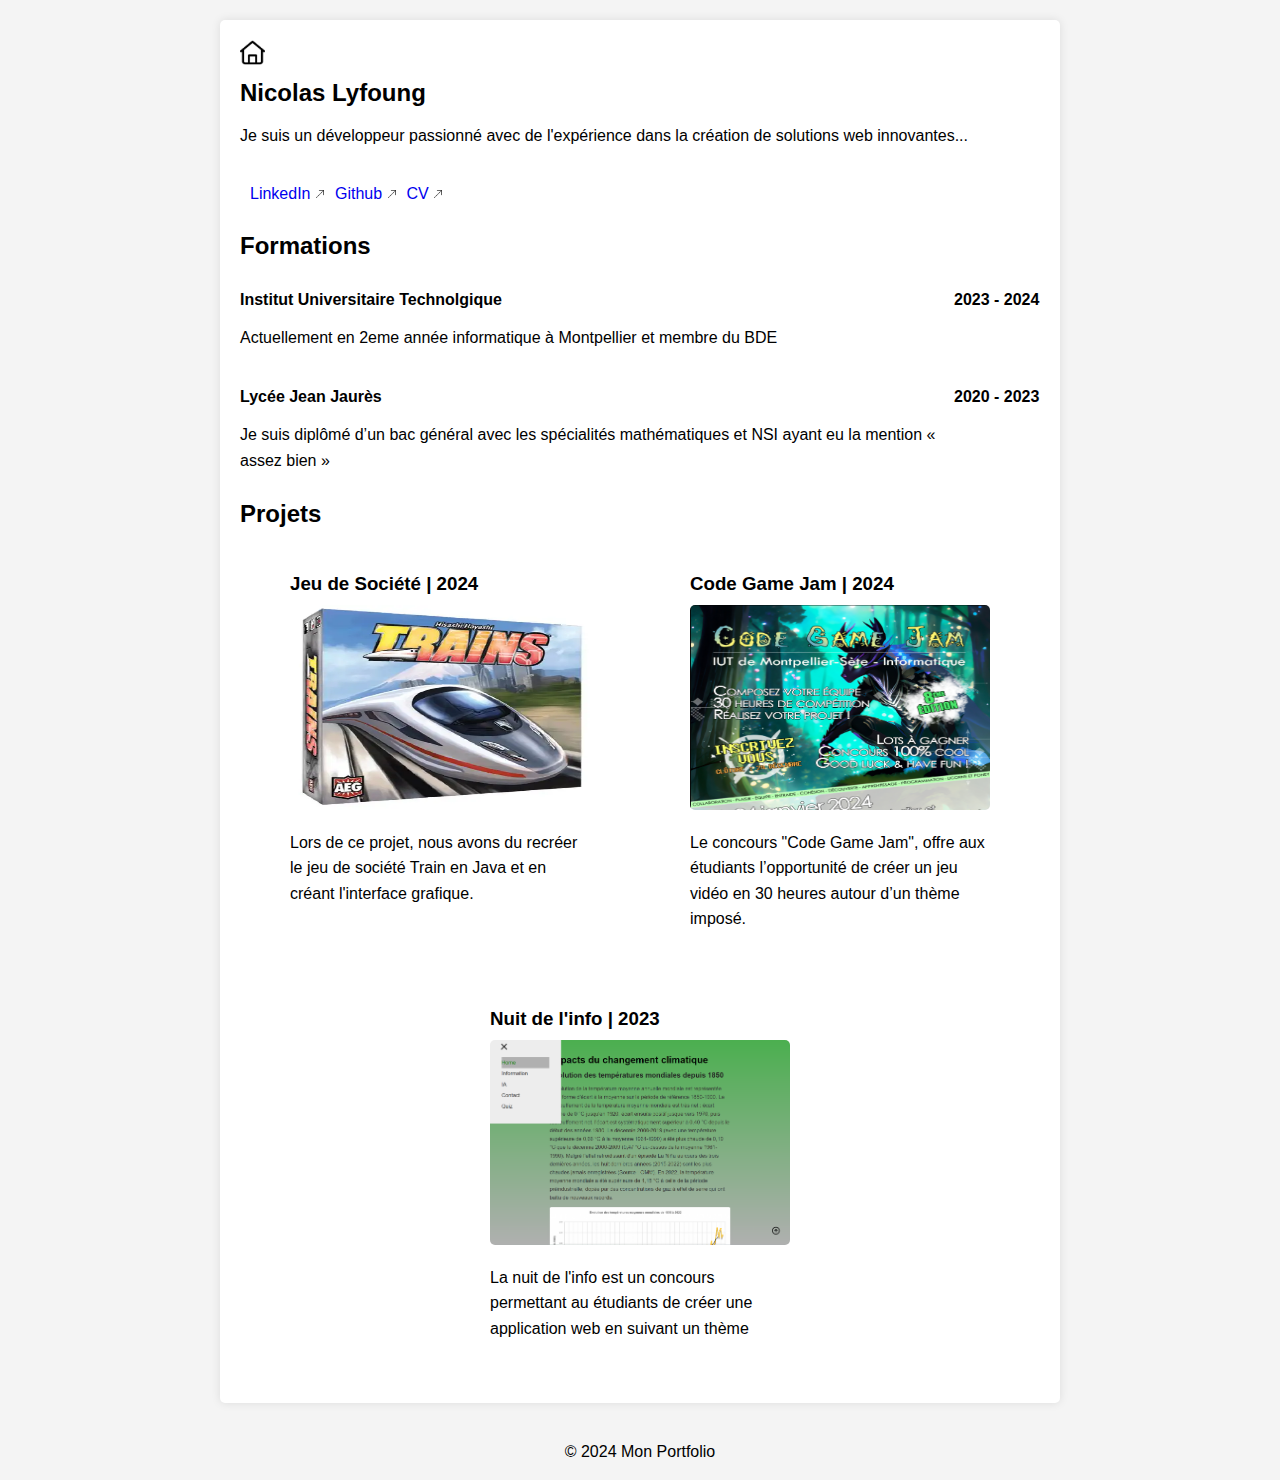
<file: index.html>
<!DOCTYPE html>
<html lang="fr">
<head>
    <meta charset="UTF-8">
    <meta name="viewport" content="width=device-width, initial-scale=1.0">
    <title>Mon Portfolio</title>
    <link rel="stylesheet" href="css/style.css">
</head>
<body>
    <div class="content">
        <a href="index.html"><img src="img/accueil.png" class="accueil"></a>
        <h2>Nicolas Lyfoung</h2>
        <p>Je suis un développeur passionné avec de l'expérience dans la création de solutions web innovantes...</p>
        <div class="lien">
            <p><a href="https://www.linkedin.com/in/nicolas-lyfoung/">LinkedIn <img src="img/fleche.png"></a></p>
            <p><a href="https://github.com/Nikholah">Github <img src="img/fleche.png"></a></p>
            <p><a href="pdf/cv_alternance.pdf">CV <img src="img/fleche.png"></a></p>
        </div>
        
        <h2>Formations</h2>

        <div class="formation">
            <div class="etablissement">
                <h4>Institut Universitaire Technolgique</h4>
                <p>Actuellement en 2eme année informatique à Montpellier et membre du BDE</p>
            </div>
            <h4 class="annee">2023 - 2024</h4>
        </div>

        <div class="formation">
            <div class="etablissement">
                <h4>Lycée Jean Jaurès</h4>
                <p>Je suis diplômé d’un bac général avec les spécialités mathématiques et NSI ayant eu la mention « assez bien »</p>
            </div>
            
            <h4 class="annee">2020 - 2023</h4>
        </div>

        <h2>Projets</h2>
        <div class="portfolio-items">

            <div class="portfolio-item">
                <a href="projet1.html">
                    <h3>Jeu de Société | 2024</h3>
                    <img src="img/train" alt="Projet 2">
                    <p>Lors de ce projet, nous avons du recréer le jeu de société Train en Java et en créant l'interface grafique.</p>
                </a>
            </div>

            <div class="portfolio-item">
                <a href="projet2.html">
                <h3>Code Game Jam | 2024</h3>
                <img src="img/projet2.png" alt="Projet 2">
                <p>Le concours "Code Game Jam", offre aux étudiants l’opportunité de créer un jeu vidéo en 30 heures autour d’un thème imposé.</p>
            </a>
            </div>

            <div class="portfolio-item">
                <a href="projet3.html">
                <h3>Nuit de l'info | 2023</h3>
                <img src="img/projet1.png" alt="Projet 1">
                <p>La nuit de l'info est un concours permettant au étudiants de créer une application web en suivant un thème</p>
            </a>
            </div>
        </div>
        
    </div>

    <footer>
        <p>&copy; 2024 Mon Portfolio</p>
    </footer>
</body>
</html>
</file>
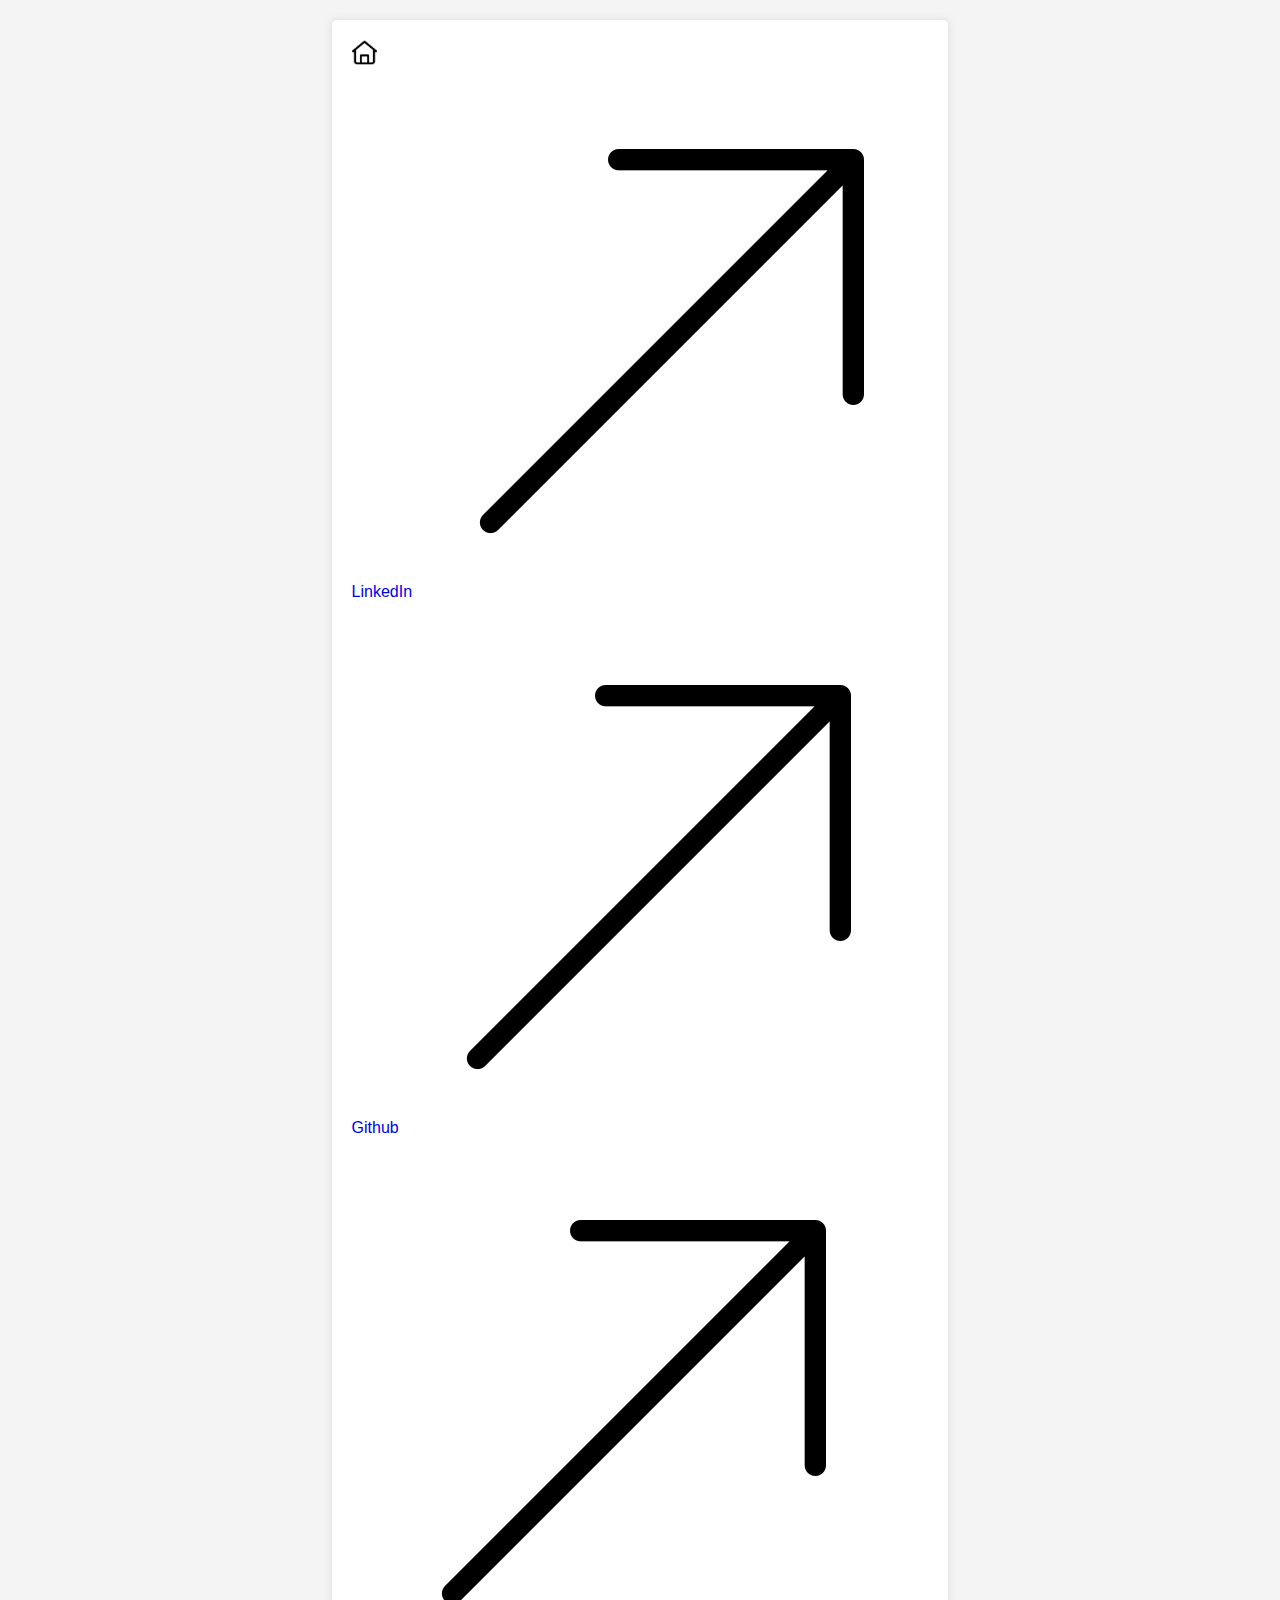
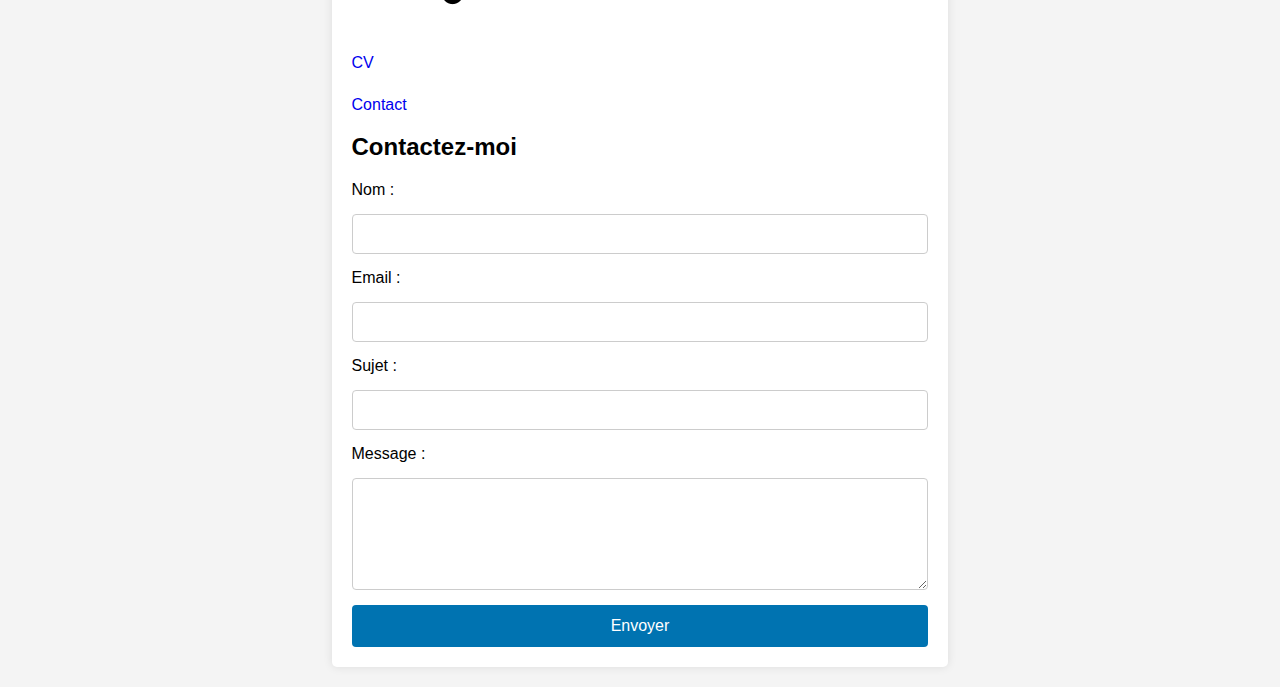
<file: contact.html>
<!DOCTYPE html>
<html lang="fr">
<head>
    <meta charset="UTF-8">
    <title>Contact</title>
    <link rel="stylesheet" href="css/styleContact.css"> <!-- Assure-toi que le CSS est bien lié -->
    <link rel="stylesheet" href="css/style.css"> <!-- Assure-toi que le CSS est bien lié -->
</head>
<body>



<div class="content">
    <div class="navbar">
        <div>
            <a href="index.html"><img src="img/accueil.png" class="accueil"></a>
            <p><a href="https://www.linkedin.com/in/nicolas-lyfoung/" target="_blank" rel="noopener noreferrer">LinkedIn <img src="img/fleche.png"></a></p>
            <p><a href="https://github.com/Nikholah" target="_blank" rel="noopener noreferrer">Github <img src="img/fleche.png"></a></p>
            <p><a href="pdf/cv.pdf" target="_blank" rel="noopener noreferrer">CV <img src="img/fleche.png"></a></p>
        </div>
        <div>
            <p><a href="contact.html">Contact</a></p>
        </div>
    </div>
    <h2>Contactez-moi</h2>
    <form action="mailto:votre-email@example.com" method="post" enctype="text/plain">
        <label for="name">Nom :</label>
        <input type="text" id="name" name="name" required>

        <label for="email">Email :</label>
        <input type="email" id="email" name="email" required>

        <label for="subject">Sujet :</label>
        <input type="text" id="subject" name="subject">

        <label for="message">Message :</label>
        <textarea id="message" name="message" rows="5" required></textarea>

        <button type="submit">Envoyer</button>
    </form>
</div>

</body>
</html>
</file>
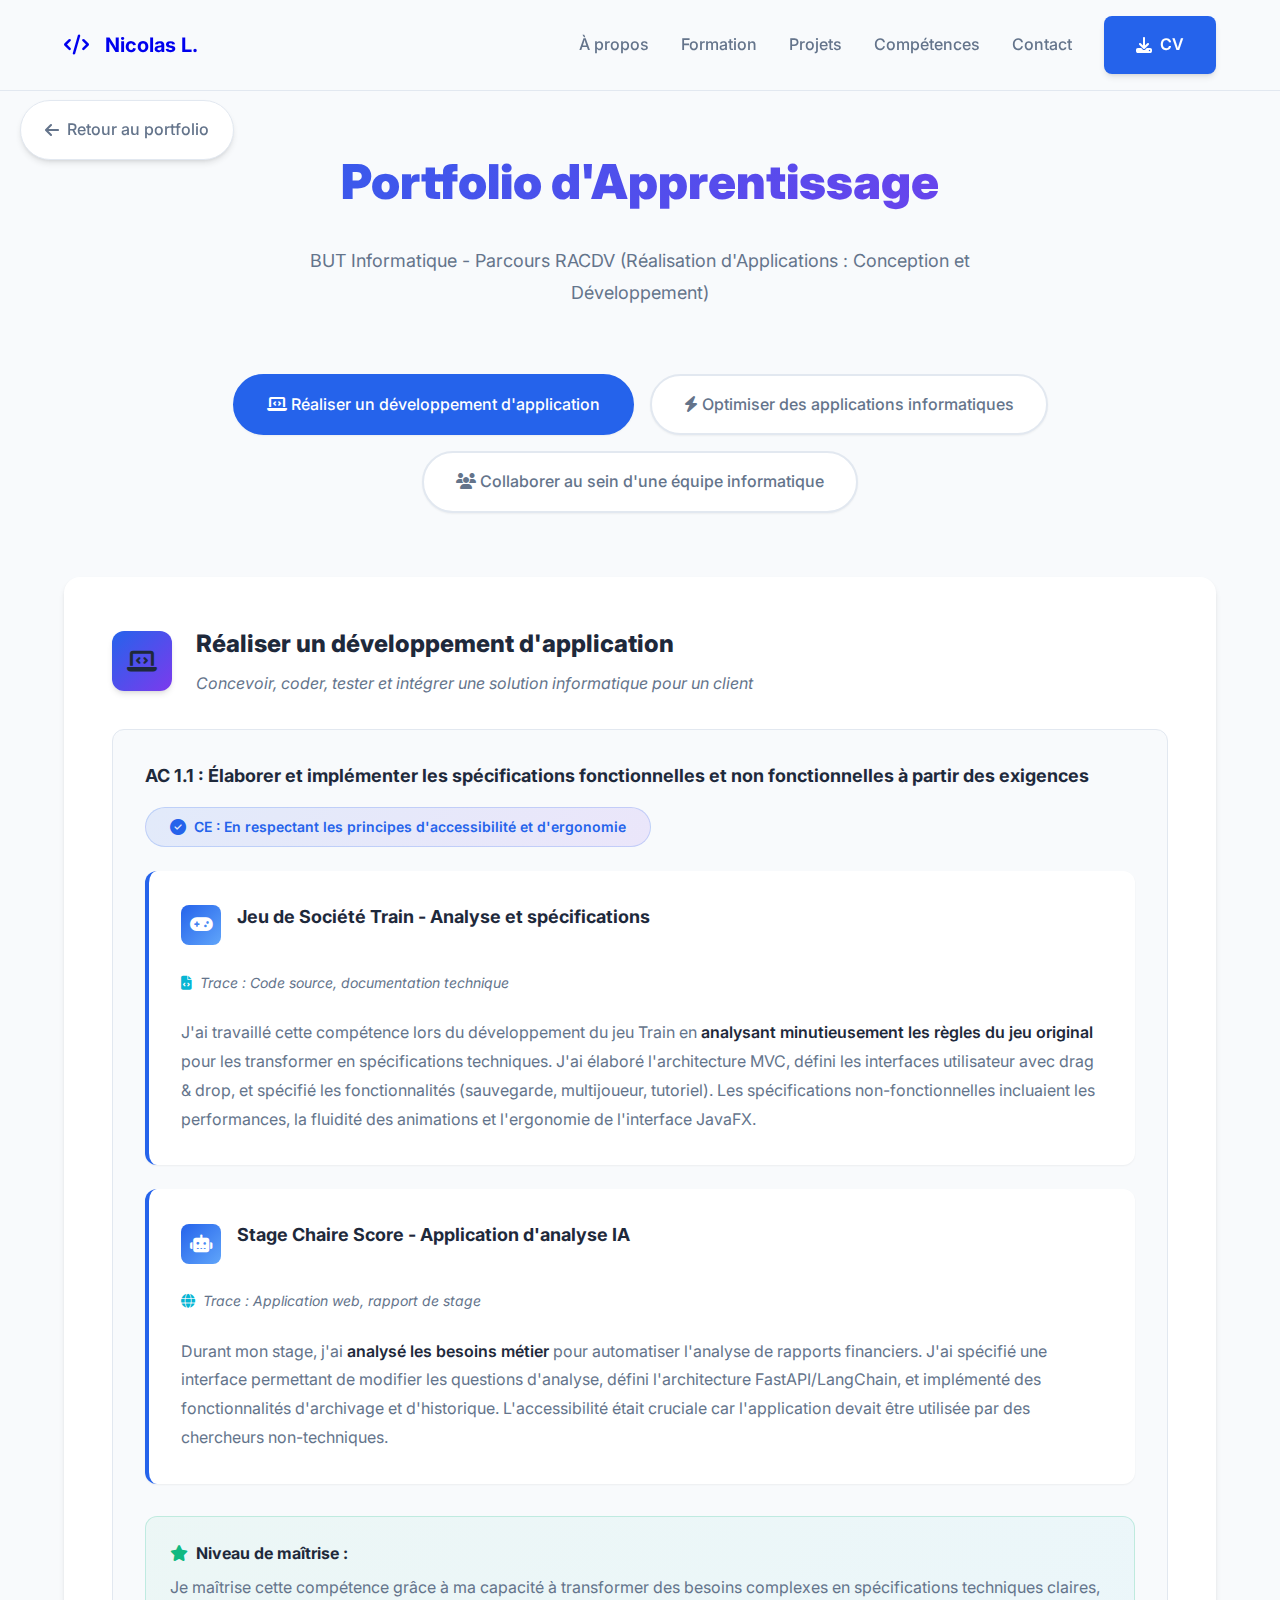
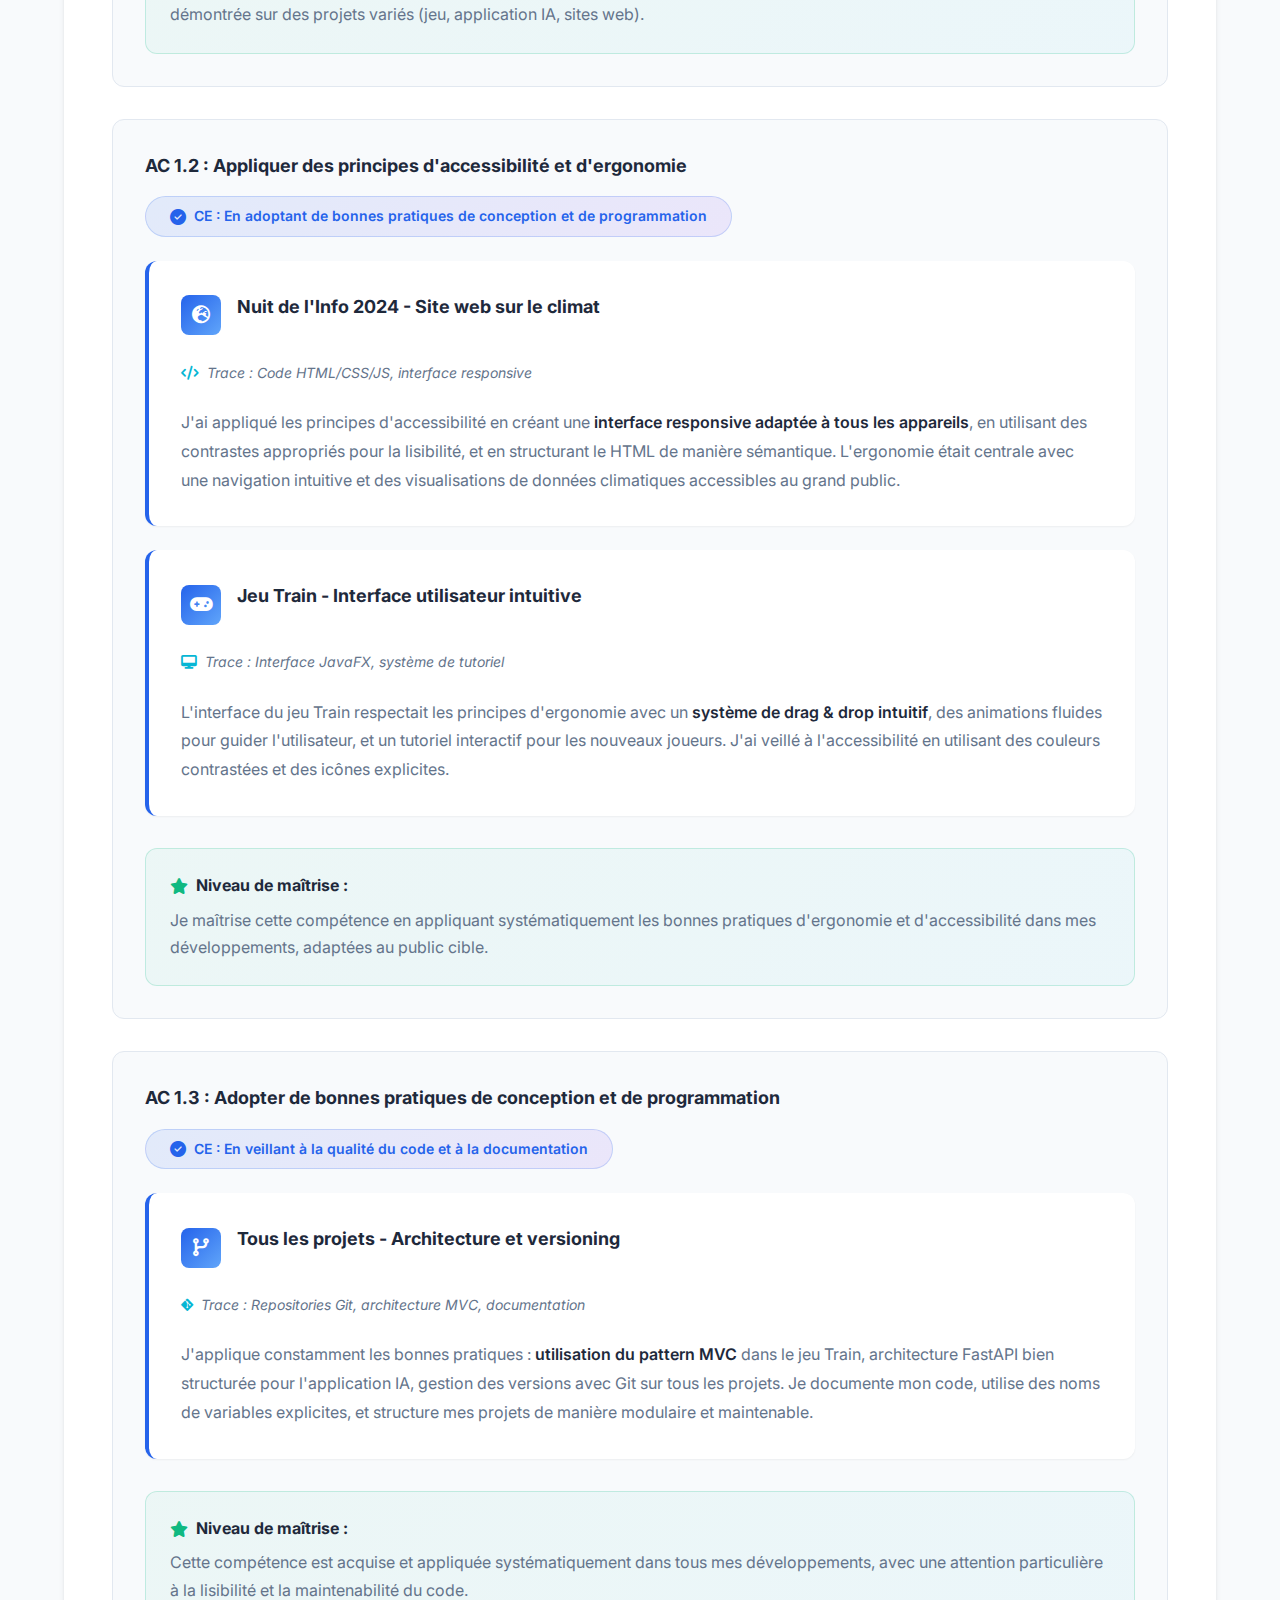
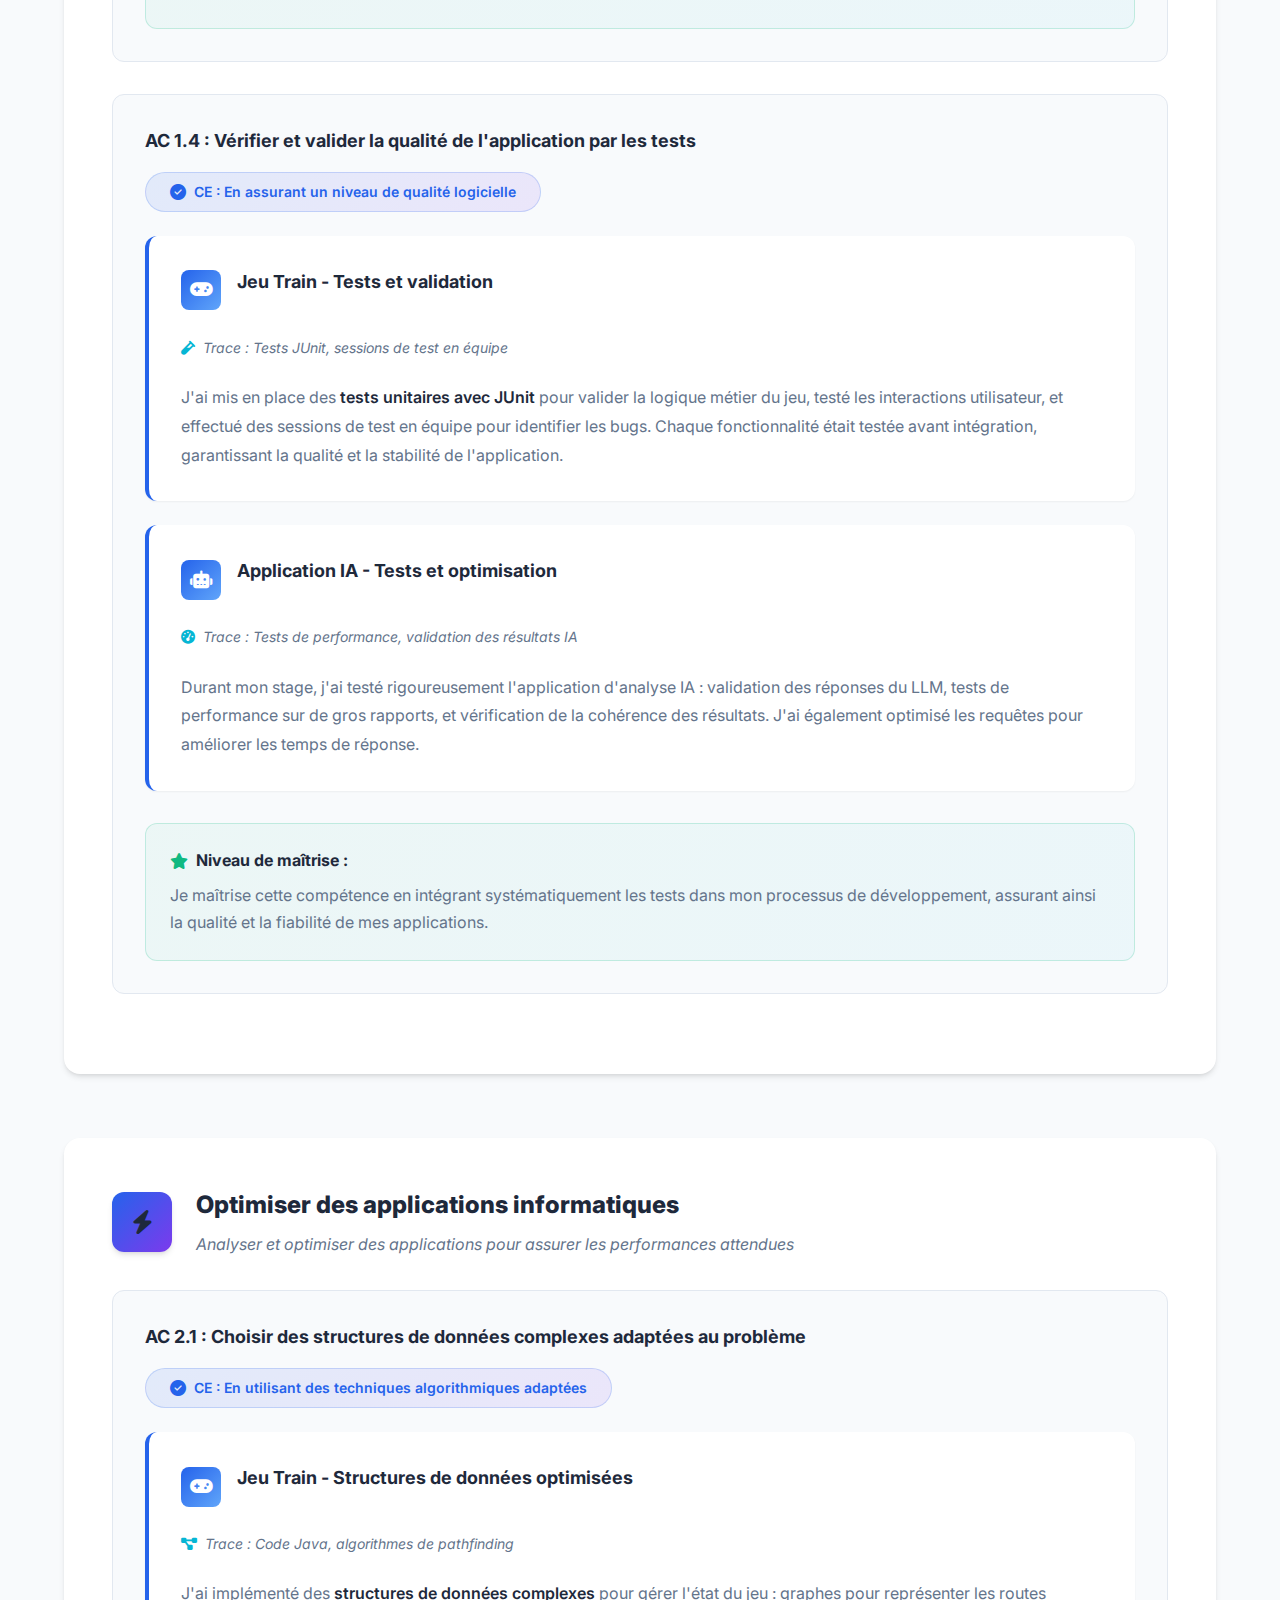
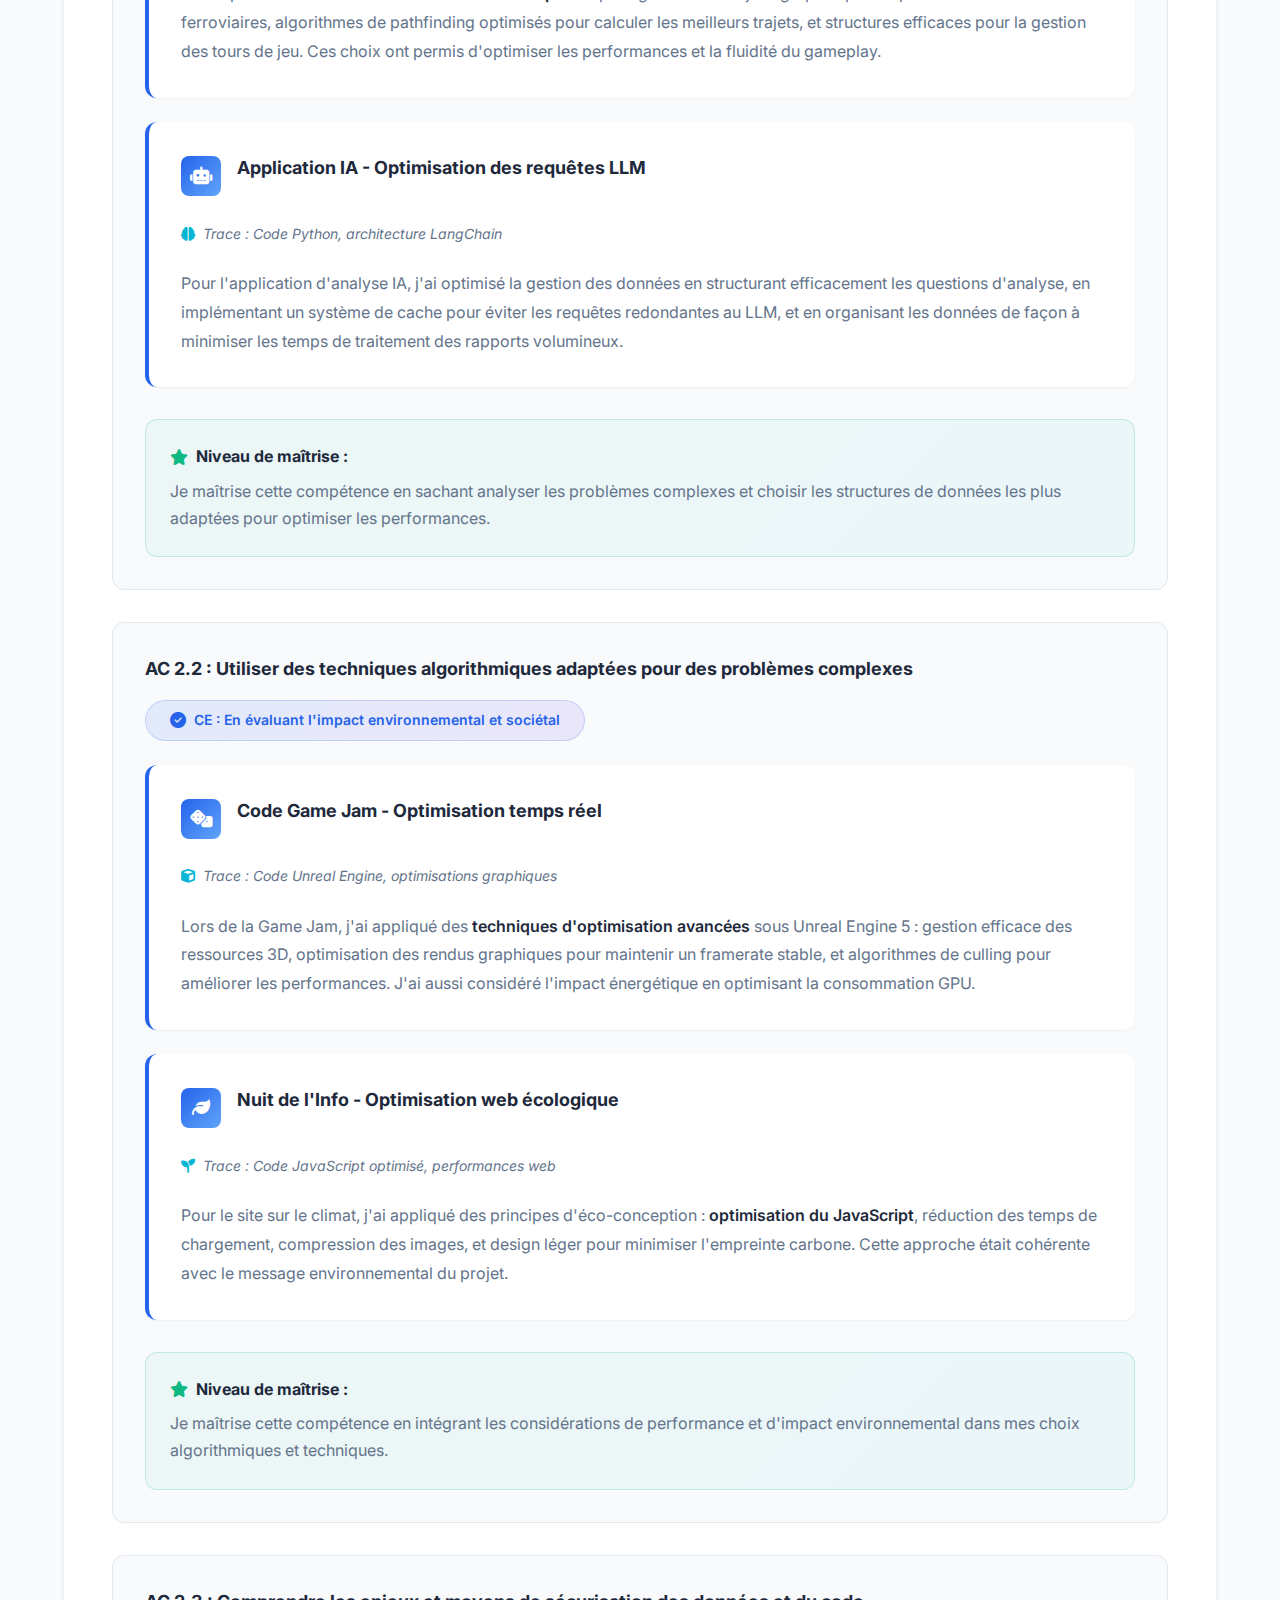
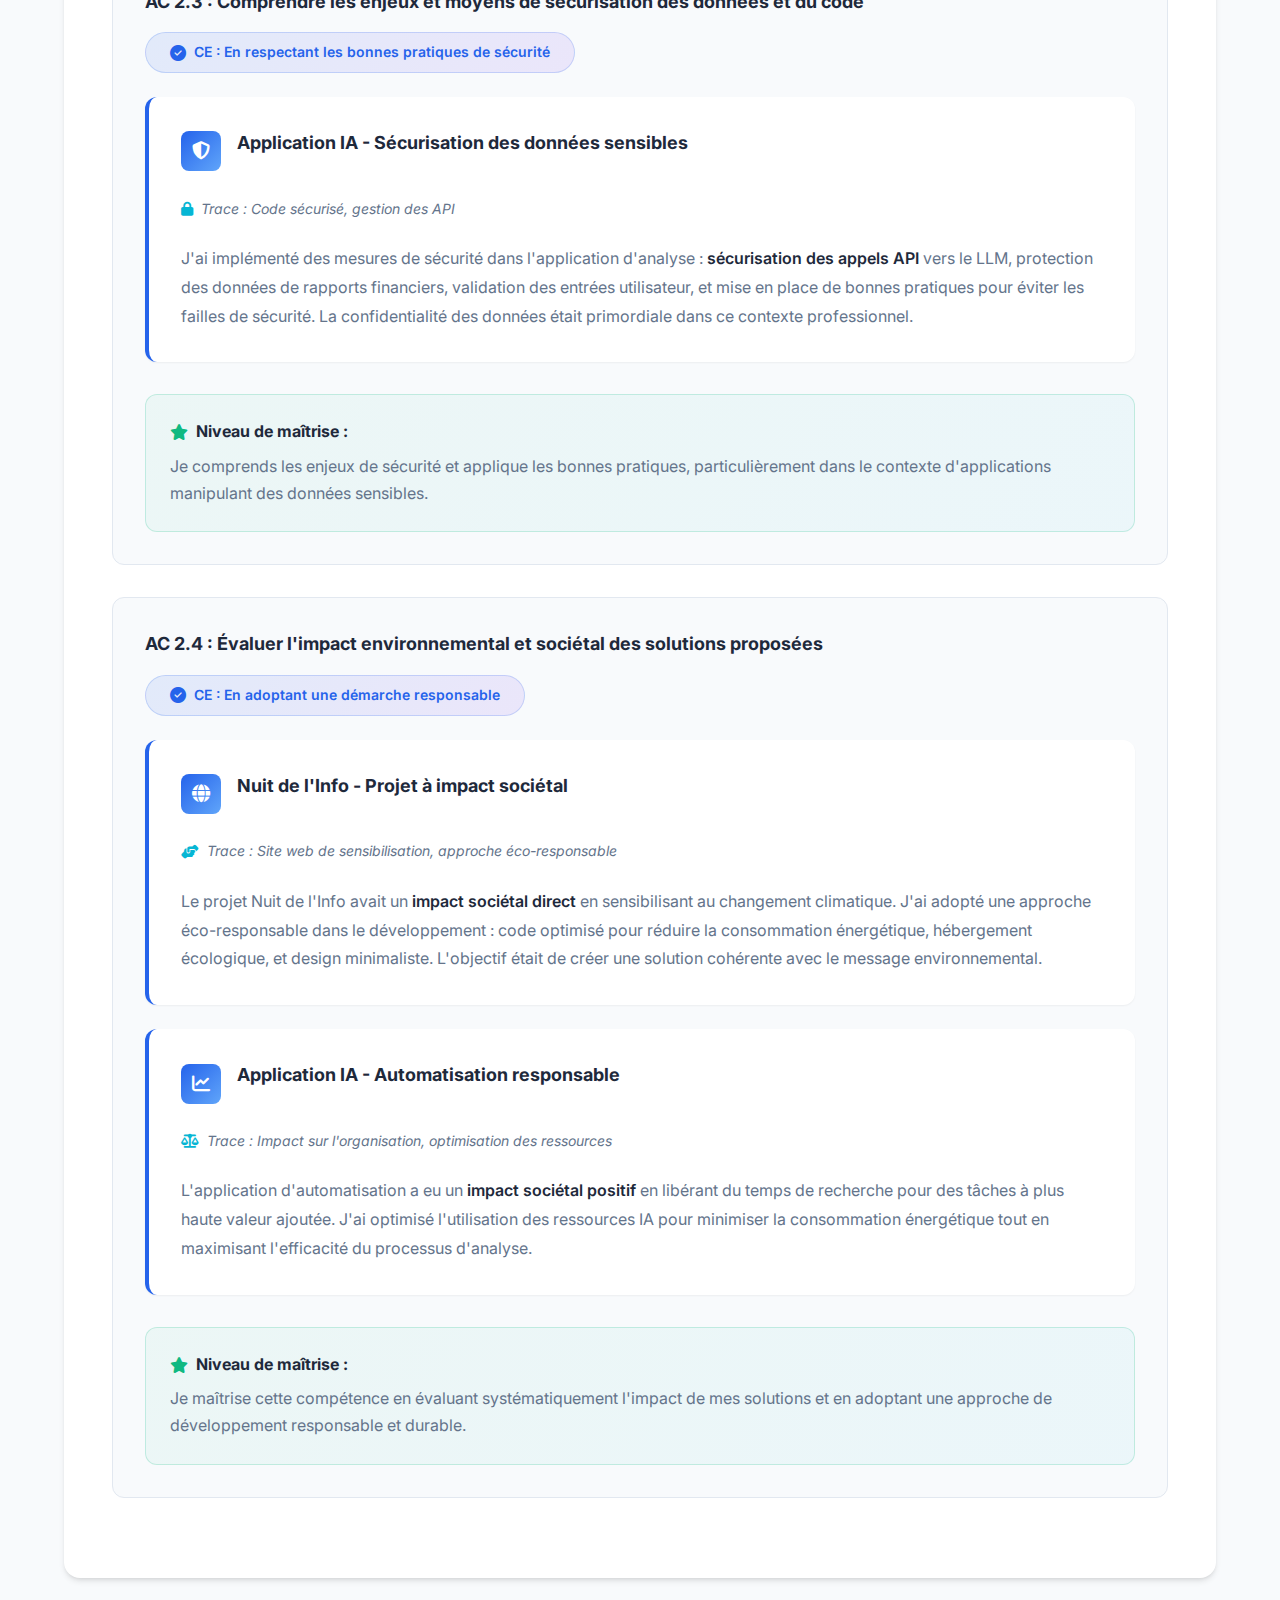
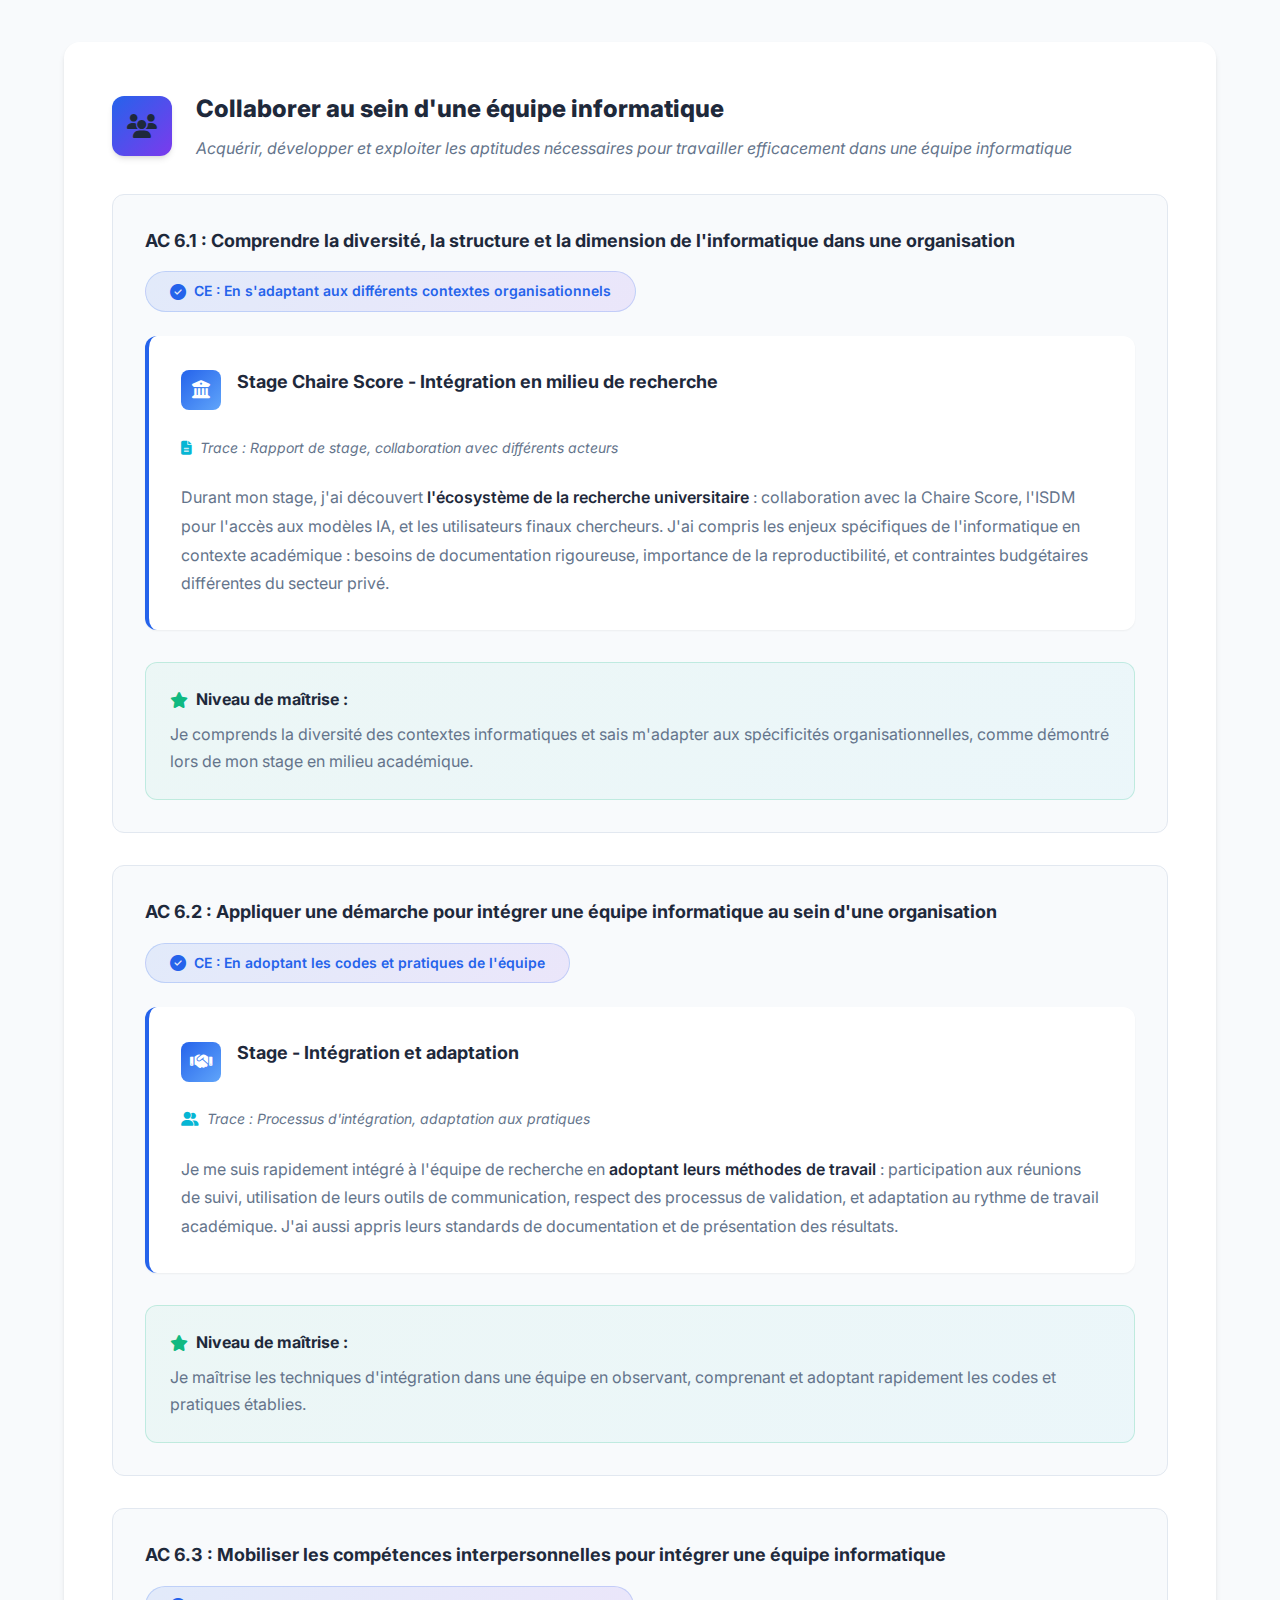
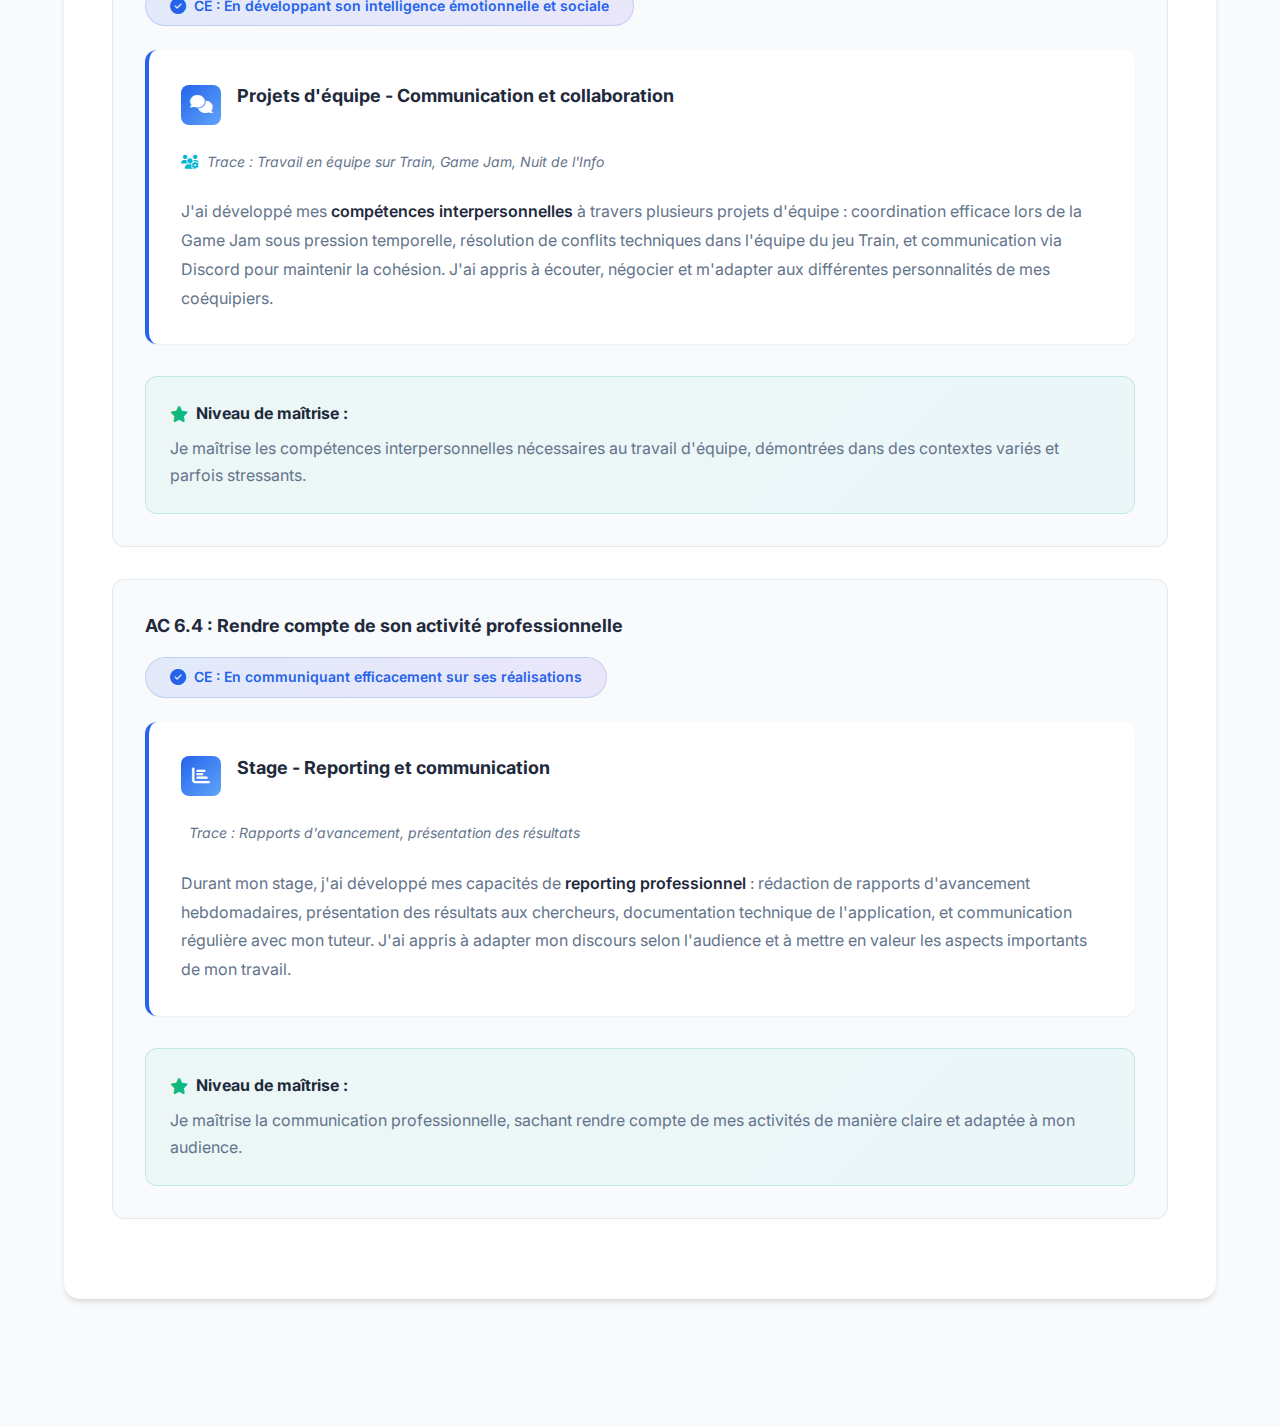
<file: portfolio-dapprentissage.html>
<!DOCTYPE html>
<html lang="fr">
<head>
    <meta charset="UTF-8">
    <meta name="viewport" content="width=device-width, initial-scale=1.0">
    <title>Portfolio d'Apprentissage - Nicolas Lyfoung</title>
    <meta name="description" content="Portfolio d'apprentissage BUT Informatique - Parcours RACDV - Justification des compétences acquises">
    
    <!-- CSS -->
    <link rel="stylesheet" href="css/modern.css">
    <link rel="stylesheet" href="css/portfolio-dapprentissage.css">
    
    <!-- Font Awesome -->
    <link rel="stylesheet" href="https://cdnjs.cloudflare.com/ajax/libs/font-awesome/6.4.0/css/all.min.css">
</head>
<body>
    <!-- Loading animation -->
    <div class="loading">
        <div class="loading-spinner"></div>
    </div>

    <!-- Navbar -->
    <nav class="navbar">
        <div class="navbar-container">
            <a href="index.html" class="navbar-brand">
                <i class="fas fa-code"></i>
                Nicolas L.
            </a>

            <ul class="navbar-menu">
                <li><a href="index.html#about" class="navbar-link">À propos</a></li>
                <li><a href="index.html#education" class="navbar-link">Formation</a></li>
                <li><a href="index.html#projects" class="navbar-link">Projets</a></li>
                <li><a href="index.html#skills" class="navbar-link">Compétences</a></li>
                <li><a href="contact.html" class="navbar-link">Contact</a></li>
                <li>
                    <a href="pdf/cv.pdf" class="btn btn-primary" target="_blank">
                        <i class="fas fa-download"></i> CV
                    </a>
                </li>
            </ul>

            <button class="mobile-menu-toggle">
                <div class="hamburger">
                    <span></span>
                    <span></span>
                    <span></span>
                </div>
            </button>
        </div>
    </nav>

    <!-- Main Content -->
    <main class="portfolio-apprentissage">
        <div class="container">
            <!-- Back Button -->
            <a href="index.html" class="back-button">
                <i class="fas fa-arrow-left"></i>
                Retour au portfolio
            </a>

            <!-- Header -->
            <div class="portfolio-header">
                <h1>Portfolio d'Apprentissage</h1>
                <p>BUT Informatique - Parcours RACDV (Réalisation d'Applications : Conception et Développement)</p>
            </div>

            <!-- Navigation Pills -->
            <div class="nav-pills">
                <a href="#competence1" class="nav-pill active">
                    <i class="fas fa-laptop-code"></i> Réaliser un développement d'application
                </a>
                <a href="#competence2" class="nav-pill">
                    <i class="fas fa-bolt"></i> Optimiser des applications informatiques
                </a>
                <a href="#competence6" class="nav-pill">
                    <i class="fas fa-users"></i> Collaborer au sein d'une équipe informatique
                </a>
            </div>

            <!-- Compétence 1 -->
            <div class="competency-section" id="competence1">
                <div class="competency-header">
                    <div class="competency-icon">
                        <i class="fas fa-laptop-code"></i>
                    </div>
                    <div class="competency-content">
                        <h2 class="competency-title">Réaliser un développement d'application</h2>
                        <p class="competency-subtitle">Concevoir, coder, tester et intégrer une solution informatique pour un client</p>
                    </div>
                </div>

                <!-- AC 1.1 -->
                <div class="ac-section">
                    <div class="ac-header">
                        <h3 class="ac-title">AC 1.1 : Élaborer et implémenter les spécifications fonctionnelles et non fonctionnelles à partir des exigences</h3>
                        <div class="ce-badge">
                            <i class="fas fa-check-circle"></i>
                            CE : En respectant les principes d'accessibilité et d'ergonomie
                        </div>
                    </div>

                    <div class="evidence-card">
                        <div class="evidence-header">
                            <div class="project-icon">
                                <i class="fas fa-gamepad"></i>
                            </div>
                            <h4 class="project-title">Jeu de Société Train - Analyse et spécifications</h4>
                        </div>
                        <div class="evidence-type">
                            <i class="fas fa-file-code"></i>
                            Trace : Code source, documentation technique
                        </div>
                        <div class="evidence-description">
                            J'ai travaillé cette compétence lors du développement du jeu Train en <strong>analysant minutieusement les règles du jeu original</strong> pour les transformer en spécifications techniques. J'ai élaboré l'architecture MVC, défini les interfaces utilisateur avec drag & drop, et spécifié les fonctionnalités (sauvegarde, multijoueur, tutoriel). Les spécifications non-fonctionnelles incluaient les performances, la fluidité des animations et l'ergonomie de l'interface JavaFX.
                        </div>
                    </div>

                    <div class="evidence-card">
                        <div class="evidence-header">
                            <div class="project-icon">
                                <i class="fas fa-robot"></i>
                            </div>
                            <h4 class="project-title">Stage Chaire Score - Application d'analyse IA</h4>
                        </div>
                        <div class="evidence-type">
                            <i class="fas fa-globe"></i>
                            Trace : Application web, rapport de stage
                        </div>
                        <div class="evidence-description">
                            Durant mon stage, j'ai <strong>analysé les besoins métier</strong> pour automatiser l'analyse de rapports financiers. J'ai spécifié une interface permettant de modifier les questions d'analyse, défini l'architecture FastAPI/LangChain, et implémenté des fonctionnalités d'archivage et d'historique. L'accessibilité était cruciale car l'application devait être utilisée par des chercheurs non-techniques.
                        </div>
                    </div>

                    <div class="mastery-level">
                        <div class="mastery-title">
                            <i class="fas fa-star"></i>
                            Niveau de maîtrise :
                        </div>
                        <div class="mastery-text">Je maîtrise cette compétence grâce à ma capacité à transformer des besoins complexes en spécifications techniques claires, démontrée sur des projets variés (jeu, application IA, sites web).</div>
                    </div>
                </div>

                <!-- AC 1.2 -->
                <div class="ac-section">
                    <div class="ac-header">
                        <h3 class="ac-title">AC 1.2 : Appliquer des principes d'accessibilité et d'ergonomie</h3>
                        <div class="ce-badge">
                            <i class="fas fa-check-circle"></i>
                            CE : En adoptant de bonnes pratiques de conception et de programmation
                        </div>
                    </div>

                    <div class="evidence-card">
                        <div class="evidence-header">
                            <div class="project-icon">
                                <i class="fas fa-globe-europe"></i>
                            </div>
                            <h4 class="project-title">Nuit de l'Info 2024 - Site web sur le climat</h4>
                        </div>
                        <div class="evidence-type">
                            <i class="fas fa-code"></i>
                            Trace : Code HTML/CSS/JS, interface responsive
                        </div>
                        <div class="evidence-description">
                            J'ai appliqué les principes d'accessibilité en créant une <strong>interface responsive adaptée à tous les appareils</strong>, en utilisant des contrastes appropriés pour la lisibilité, et en structurant le HTML de manière sémantique. L'ergonomie était centrale avec une navigation intuitive et des visualisations de données climatiques accessibles au grand public.
                        </div>
                    </div>

                    <div class="evidence-card">
                        <div class="evidence-header">
                            <div class="project-icon">
                                <i class="fas fa-gamepad"></i>
                            </div>
                            <h4 class="project-title">Jeu Train - Interface utilisateur intuitive</h4>
                        </div>
                        <div class="evidence-type">
                            <i class="fas fa-desktop"></i>
                            Trace : Interface JavaFX, système de tutoriel
                        </div>
                        <div class="evidence-description">
                            L'interface du jeu Train respectait les principes d'ergonomie avec un <strong>système de drag & drop intuitif</strong>, des animations fluides pour guider l'utilisateur, et un tutoriel interactif pour les nouveaux joueurs. J'ai veillé à l'accessibilité en utilisant des couleurs contrastées et des icônes explicites.
                        </div>
                    </div>

                    <div class="mastery-level">
                        <div class="mastery-title">
                            <i class="fas fa-star"></i>
                            Niveau de maîtrise :
                        </div>
                        <div class="mastery-text">Je maîtrise cette compétence en appliquant systématiquement les bonnes pratiques d'ergonomie et d'accessibilité dans mes développements, adaptées au public cible.</div>
                    </div>
                </div>

                <!-- AC 1.3 -->
                <div class="ac-section">
                    <div class="ac-header">
                        <h3 class="ac-title">AC 1.3 : Adopter de bonnes pratiques de conception et de programmation</h3>
                        <div class="ce-badge">
                            <i class="fas fa-check-circle"></i>
                            CE : En veillant à la qualité du code et à la documentation
                        </div>
                    </div>

                    <div class="evidence-card">
                        <div class="evidence-header">
                            <div class="project-icon">
                                <i class="fas fa-code-branch"></i>
                            </div>
                            <h4 class="project-title">Tous les projets - Architecture et versioning</h4>
                        </div>
                        <div class="evidence-type">
                            <i class="fab fa-git-alt"></i>
                            Trace : Repositories Git, architecture MVC, documentation
                        </div>
                        <div class="evidence-description">
                            J'applique constamment les bonnes pratiques : <strong>utilisation du pattern MVC</strong> dans le jeu Train, architecture FastAPI bien structurée pour l'application IA, gestion des versions avec Git sur tous les projets. Je documente mon code, utilise des noms de variables explicites, et structure mes projets de manière modulaire et maintenable.
                        </div>
                    </div>

                    <div class="mastery-level">
                        <div class="mastery-title">
                            <i class="fas fa-star"></i>
                            Niveau de maîtrise :
                        </div>
                        <div class="mastery-text">Cette compétence est acquise et appliquée systématiquement dans tous mes développements, avec une attention particulière à la lisibilité et la maintenabilité du code.</div>
                    </div>
                </div>

                <!-- AC 1.4 -->
                <div class="ac-section">
                    <div class="ac-header">
                        <h3 class="ac-title">AC 1.4 : Vérifier et valider la qualité de l'application par les tests</h3>
                        <div class="ce-badge">
                            <i class="fas fa-check-circle"></i>
                            CE : En assurant un niveau de qualité logicielle
                        </div>
                    </div>

                    <div class="evidence-card">
                        <div class="evidence-header">
                            <div class="project-icon">
                                <i class="fas fa-gamepad"></i>
                            </div>
                            <h4 class="project-title">Jeu Train - Tests et validation</h4>
                        </div>
                        <div class="evidence-type">
                            <i class="fas fa-vial"></i>
                            Trace : Tests JUnit, sessions de test en équipe
                        </div>
                        <div class="evidence-description">
                            J'ai mis en place des <strong>tests unitaires avec JUnit</strong> pour valider la logique métier du jeu, testé les interactions utilisateur, et effectué des sessions de test en équipe pour identifier les bugs. Chaque fonctionnalité était testée avant intégration, garantissant la qualité et la stabilité de l'application.
                        </div>
                    </div>

                    <div class="evidence-card">
                        <div class="evidence-header">
                            <div class="project-icon">
                                <i class="fas fa-robot"></i>
                            </div>
                            <h4 class="project-title">Application IA - Tests et optimisation</h4>
                        </div>
                        <div class="evidence-type">
                            <i class="fas fa-tachometer-alt"></i>
                            Trace : Tests de performance, validation des résultats IA
                        </div>
                        <div class="evidence-description">
                            Durant mon stage, j'ai testé rigoureusement l'application d'analyse IA : validation des réponses du LLM, tests de performance sur de gros rapports, et vérification de la cohérence des résultats. J'ai également optimisé les requêtes pour améliorer les temps de réponse.
                        </div>
                    </div>

                    <div class="mastery-level">
                        <div class="mastery-title">
                            <i class="fas fa-star"></i>
                            Niveau de maîtrise :
                        </div>
                        <div class="mastery-text">Je maîtrise cette compétence en intégrant systématiquement les tests dans mon processus de développement, assurant ainsi la qualité et la fiabilité de mes applications.</div>
                    </div>
                </div>
            </div>

            <!-- Compétence 2 -->
            <div class="competency-section" id="competence2">
                <div class="competency-header">
                    <div class="competency-icon">
                        <i class="fas fa-bolt"></i>
                    </div>
                    <div class="competency-content">
                        <h2 class="competency-title">Optimiser des applications informatiques</h2>
                        <p class="competency-subtitle">Analyser et optimiser des applications pour assurer les performances attendues</p>
                    </div>
                </div>

                <!-- AC 2.1 -->
                <div class="ac-section">
                    <div class="ac-header">
                        <h3 class="ac-title">AC 2.1 : Choisir des structures de données complexes adaptées au problème</h3>
                        <div class="ce-badge">
                            <i class="fas fa-check-circle"></i>
                            CE : En utilisant des techniques algorithmiques adaptées
                        </div>
                    </div>

                    <div class="evidence-card">
                        <div class="evidence-header">
                            <div class="project-icon">
                                <i class="fas fa-gamepad"></i>
                            </div>
                            <h4 class="project-title">Jeu Train - Structures de données optimisées</h4>
                        </div>
                        <div class="evidence-type">
                            <i class="fas fa-project-diagram"></i>
                            Trace : Code Java, algorithmes de pathfinding
                        </div>
                        <div class="evidence-description">
                            J'ai implémenté des <strong>structures de données complexes</strong> pour gérer l'état du jeu : graphes pour représenter les routes ferroviaires, algorithmes de pathfinding optimisés pour calculer les meilleurs trajets, et structures efficaces pour la gestion des tours de jeu. Ces choix ont permis d'optimiser les performances et la fluidité du gameplay.
                        </div>
                    </div>

                    <div class="evidence-card">
                        <div class="evidence-header">
                            <div class="project-icon">
                                <i class="fas fa-robot"></i>
                            </div>
                            <h4 class="project-title">Application IA - Optimisation des requêtes LLM</h4>
                        </div>
                        <div class="evidence-type">
                            <i class="fas fa-brain"></i>
                            Trace : Code Python, architecture LangChain
                        </div>
                        <div class="evidence-description">
                            Pour l'application d'analyse IA, j'ai optimisé la gestion des données en structurant efficacement les questions d'analyse, en implémentant un système de cache pour éviter les requêtes redondantes au LLM, et en organisant les données de façon à minimiser les temps de traitement des rapports volumineux.
                        </div>
                    </div>

                    <div class="mastery-level">
                        <div class="mastery-title">
                            <i class="fas fa-star"></i>
                            Niveau de maîtrise :
                        </div>
                        <div class="mastery-text">Je maîtrise cette compétence en sachant analyser les problèmes complexes et choisir les structures de données les plus adaptées pour optimiser les performances.</div>
                    </div>
                </div>

                <!-- AC 2.2 -->
                <div class="ac-section">
                    <div class="ac-header">
                        <h3 class="ac-title">AC 2.2 : Utiliser des techniques algorithmiques adaptées pour des problèmes complexes</h3>
                        <div class="ce-badge">
                            <i class="fas fa-check-circle"></i>
                            CE : En évaluant l'impact environnemental et sociétal
                        </div>
                    </div>

                    <div class="evidence-card">
                        <div class="evidence-header">
                            <div class="project-icon">
                                <i class="fas fa-dice"></i>
                            </div>
                            <h4 class="project-title">Code Game Jam - Optimisation temps réel</h4>
                        </div>
                        <div class="evidence-type">
                            <i class="fas fa-cube"></i>
                            Trace : Code Unreal Engine, optimisations graphiques
                        </div>
                        <div class="evidence-description">
                            Lors de la Game Jam, j'ai appliqué des <strong>techniques d'optimisation avancées</strong> sous Unreal Engine 5 : gestion efficace des ressources 3D, optimisation des rendus graphiques pour maintenir un framerate stable, et algorithmes de culling pour améliorer les performances. J'ai aussi considéré l'impact énergétique en optimisant la consommation GPU.
                        </div>
                    </div>

                    <div class="evidence-card">
                        <div class="evidence-header">
                            <div class="project-icon">
                                <i class="fas fa-leaf"></i>
                            </div>
                            <h4 class="project-title">Nuit de l'Info - Optimisation web écologique</h4>
                        </div>
                        <div class="evidence-type">
                            <i class="fas fa-seedling"></i>
                            Trace : Code JavaScript optimisé, performances web
                        </div>
                        <div class="evidence-description">
                            Pour le site sur le climat, j'ai appliqué des principes d'éco-conception : <strong>optimisation du JavaScript</strong>, réduction des temps de chargement, compression des images, et design léger pour minimiser l'empreinte carbone. Cette approche était cohérente avec le message environnemental du projet.
                        </div>
                    </div>

                    <div class="mastery-level">
                        <div class="mastery-title">
                            <i class="fas fa-star"></i>
                            Niveau de maîtrise :
                        </div>
                        <div class="mastery-text">Je maîtrise cette compétence en intégrant les considérations de performance et d'impact environnemental dans mes choix algorithmiques et techniques.</div>
                    </div>
                </div>

                <!-- AC 2.3 -->
                <div class="ac-section">
                    <div class="ac-header">
                        <h3 class="ac-title">AC 2.3 : Comprendre les enjeux et moyens de sécurisation des données et du code</h3>
                        <div class="ce-badge">
                            <i class="fas fa-check-circle"></i>
                            CE : En respectant les bonnes pratiques de sécurité
                        </div>
                    </div>

                    <div class="evidence-card">
                        <div class="evidence-header">
                            <div class="project-icon">
                                <i class="fas fa-shield-alt"></i>
                            </div>
                            <h4 class="project-title">Application IA - Sécurisation des données sensibles</h4>
                        </div>
                        <div class="evidence-type">
                            <i class="fas fa-lock"></i>
                            Trace : Code sécurisé, gestion des API
                        </div>
                        <div class="evidence-description">
                            J'ai implémenté des mesures de sécurité dans l'application d'analyse : <strong>sécurisation des appels API</strong> vers le LLM, protection des données de rapports financiers, validation des entrées utilisateur, et mise en place de bonnes pratiques pour éviter les failles de sécurité. La confidentialité des données était primordiale dans ce contexte professionnel.
                        </div>
                    </div>

                    <div class="mastery-level">
                        <div class="mastery-title">
                            <i class="fas fa-star"></i>
                            Niveau de maîtrise :
                        </div>
                        <div class="mastery-text">Je comprends les enjeux de sécurité et applique les bonnes pratiques, particulièrement dans le contexte d'applications manipulant des données sensibles.</div>
                    </div>
                </div>

                <!-- AC 2.4 -->
                <div class="ac-section">
                    <div class="ac-header">
                        <h3 class="ac-title">AC 2.4 : Évaluer l'impact environnemental et sociétal des solutions proposées</h3>
                        <div class="ce-badge">
                            <i class="fas fa-check-circle"></i>
                            CE : En adoptant une démarche responsable
                        </div>
                    </div>

                    <div class="evidence-card">
                        <div class="evidence-header">
                            <div class="project-icon">
                                <i class="fas fa-globe"></i>
                            </div>
                            <h4 class="project-title">Nuit de l'Info - Projet à impact sociétal</h4>
                        </div>
                        <div class="evidence-type">
                            <i class="fas fa-hands-helping"></i>
                            Trace : Site web de sensibilisation, approche éco-responsable
                        </div>
                        <div class="evidence-description">
                            Le projet Nuit de l'Info avait un <strong>impact sociétal direct</strong> en sensibilisant au changement climatique. J'ai adopté une approche éco-responsable dans le développement : code optimisé pour réduire la consommation énergétique, hébergement écologique, et design minimaliste. L'objectif était de créer une solution cohérente avec le message environnemental.
                        </div>
                    </div>

                    <div class="evidence-card">
                        <div class="evidence-header">
                            <div class="project-icon">
                                <i class="fas fa-chart-line"></i>
                            </div>
                            <h4 class="project-title">Application IA - Automatisation responsable</h4>
                        </div>
                        <div class="evidence-type">
                            <i class="fas fa-balance-scale"></i>
                            Trace : Impact sur l'organisation, optimisation des ressources
                        </div>
                        <div class="evidence-description">
                            L'application d'automatisation a eu un <strong>impact sociétal positif</strong> en libérant du temps de recherche pour des tâches à plus haute valeur ajoutée. J'ai optimisé l'utilisation des ressources IA pour minimiser la consommation énergétique tout en maximisant l'efficacité du processus d'analyse.
                        </div>
                    </div>

                    <div class="mastery-level">
                        <div class="mastery-title">
                            <i class="fas fa-star"></i>
                            Niveau de maîtrise :
                        </div>
                        <div class="mastery-text">Je maîtrise cette compétence en évaluant systématiquement l'impact de mes solutions et en adoptant une approche de développement responsable et durable.</div>
                    </div>
                </div>
            </div>

            <!-- Compétence 6 -->
            <div class="competency-section" id="competence6">
                <div class="competency-header">
                    <div class="competency-icon">
                        <i class="fas fa-users"></i>
                    </div>
                    <div class="competency-content">
                        <h2 class="competency-title">Collaborer au sein d'une équipe informatique</h2>
                        <p class="competency-subtitle">Acquérir, développer et exploiter les aptitudes nécessaires pour travailler efficacement dans une équipe informatique</p>
                    </div>
                </div>

                <!-- AC 6.1 -->
                <div class="ac-section">
                    <div class="ac-header">
                        <h3 class="ac-title">AC 6.1 : Comprendre la diversité, la structure et la dimension de l'informatique dans une organisation</h3>
                        <div class="ce-badge">
                            <i class="fas fa-check-circle"></i>
                            CE : En s'adaptant aux différents contextes organisationnels
                        </div>
                    </div>

                    <div class="evidence-card">
                        <div class="evidence-header">
                            <div class="project-icon">
                                <i class="fas fa-university"></i>
                            </div>
                            <h4 class="project-title">Stage Chaire Score - Intégration en milieu de recherche</h4>
                        </div>
                        <div class="evidence-type">
                            <i class="fas fa-file-alt"></i>
                            Trace : Rapport de stage, collaboration avec différents acteurs
                        </div>
                        <div class="evidence-description">
                            Durant mon stage, j'ai découvert <strong>l'écosystème de la recherche universitaire</strong> : collaboration avec la Chaire Score, l'ISDM pour l'accès aux modèles IA, et les utilisateurs finaux chercheurs. J'ai compris les enjeux spécifiques de l'informatique en contexte académique : besoins de documentation rigoureuse, importance de la reproductibilité, et contraintes budgétaires différentes du secteur privé.
                        </div>
                    </div>

                    <div class="mastery-level">
                        <div class="mastery-title">
                            <i class="fas fa-star"></i>
                            Niveau de maîtrise :
                        </div>
                        <div class="mastery-text">Je comprends la diversité des contextes informatiques et sais m'adapter aux spécificités organisationnelles, comme démontré lors de mon stage en milieu académique.</div>
                    </div>
                </div>

                <!-- AC 6.2 -->
                <div class="ac-section">
                    <div class="ac-header">
                        <h3 class="ac-title">AC 6.2 : Appliquer une démarche pour intégrer une équipe informatique au sein d'une organisation</h3>
                        <div class="ce-badge">
                            <i class="fas fa-check-circle"></i>
                            CE : En adoptant les codes et pratiques de l'équipe
                        </div>
                    </div>

                    <div class="evidence-card">
                        <div class="evidence-header">
                            <div class="project-icon">
                                <i class="fas fa-handshake"></i>
                            </div>
                            <h4 class="project-title">Stage - Intégration et adaptation</h4>
                        </div>
                        <div class="evidence-type">
                            <i class="fas fa-user-friends"></i>
                            Trace : Processus d'intégration, adaptation aux pratiques
                        </div>
                        <div class="evidence-description">
                            Je me suis rapidement intégré à l'équipe de recherche en <strong>adoptant leurs méthodes de travail</strong> : participation aux réunions de suivi, utilisation de leurs outils de communication, respect des processus de validation, et adaptation au rythme de travail académique. J'ai aussi appris leurs standards de documentation et de présentation des résultats.
                        </div>
                    </div>

                    <div class="mastery-level">
                        <div class="mastery-title">
                            <i class="fas fa-star"></i>
                            Niveau de maîtrise :
                        </div>
                        <div class="mastery-text">Je maîtrise les techniques d'intégration dans une équipe en observant, comprenant et adoptant rapidement les codes et pratiques établies.</div>
                    </div>
                </div>

                <!-- AC 6.3 -->
                <div class="ac-section">
                    <div class="ac-header">
                        <h3 class="ac-title">AC 6.3 : Mobiliser les compétences interpersonnelles pour intégrer une équipe informatique</h3>
                        <div class="ce-badge">
                            <i class="fas fa-check-circle"></i>
                            CE : En développant son intelligence émotionnelle et sociale
                        </div>
                    </div>

                    <div class="evidence-card">
                        <div class="evidence-header">
                            <div class="project-icon">
                                <i class="fas fa-comments"></i>
                            </div>
                            <h4 class="project-title">Projets d'équipe - Communication et collaboration</h4>
                        </div>
                        <div class="evidence-type">
                            <i class="fas fa-users-cog"></i>
                            Trace : Travail en équipe sur Train, Game Jam, Nuit de l'Info
                        </div>
                        <div class="evidence-description">
                            J'ai développé mes <strong>compétences interpersonnelles</strong> à travers plusieurs projets d'équipe : coordination efficace lors de la Game Jam sous pression temporelle, résolution de conflits techniques dans l'équipe du jeu Train, et communication via Discord pour maintenir la cohésion. J'ai appris à écouter, négocier et m'adapter aux différentes personnalités de mes coéquipiers.
                        </div>
                    </div>

                    <div class="mastery-level">
                        <div class="mastery-title">
                            <i class="fas fa-star"></i>
                            Niveau de maîtrise :
                        </div>
                        <div class="mastery-text">Je maîtrise les compétences interpersonnelles nécessaires au travail d'équipe, démontrées dans des contextes variés et parfois stressants.</div>
                    </div>
                </div>

                <!-- AC 6.4 -->
                <div class="ac-section">
                    <div class="ac-header">
                        <h3 class="ac-title">AC 6.4 : Rendre compte de son activité professionnelle</h3>
                        <div class="ce-badge">
                            <i class="fas fa-check-circle"></i>
                            CE : En communiquant efficacement sur ses réalisations
                        </div>
                    </div>

                    <div class="evidence-card">
                        <div class="evidence-header">
                            <div class="project-icon">
                                <i class="fas fa-chart-bar"></i>
                            </div>
                            <h4 class="project-title">Stage - Reporting et communication</h4>
                        </div>
                        <div class="evidence-type">
                            <i class="fas fa-presentation"></i>
                            Trace : Rapports d'avancement, présentation des résultats
                        </div>
                        <div class="evidence-description">
                            Durant mon stage, j'ai développé mes capacités de <strong>reporting professionnel</strong> : rédaction de rapports d'avancement hebdomadaires, présentation des résultats aux chercheurs, documentation technique de l'application, et communication régulière avec mon tuteur. J'ai appris à adapter mon discours selon l'audience et à mettre en valeur les aspects importants de mon travail.
                        </div>
                    </div>

                    <div class="mastery-level">
                        <div class="mastery-title">
                            <i class="fas fa-star"></i>
                            Niveau de maîtrise :
                        </div>
                        <div class="mastery-text">Je maîtrise la communication professionnelle, sachant rendre compte de mes activités de manière claire et adaptée à mon audience.</div>
                    </div>
                </div>
            </div>
        </div>
    </main>

    <!-- JavaScript -->
    <script src="js/main.js"></script>
    <script>
        // Smooth scroll for navigation pills
        document.querySelectorAll('.nav-pill').forEach(pill => {
            pill.addEventListener('click', (e) => {
                e.preventDefault();
                const targetId = pill.getAttribute('href');
                const targetSection = document.querySelector(targetId);
                
                // Remove active class from all pills
                document.querySelectorAll('.nav-pill').forEach(p => p.classList.remove('active'));
                
                // Add active class to clicked pill
                pill.classList.add('active');
                
                if (targetSection) {
                    targetSection.scrollIntoView({ behavior: 'smooth', block: 'start' });
                }
            });
        });

        // Add active class to nav pills on scroll
        const observerOptions = {
            root: null,
            rootMargin: '0px',
            threshold: 0.3
        };

        const observerCallback = (entries) => {
            entries.forEach(entry => {
                if (entry.isIntersecting) {
                    const id = entry.target.getAttribute('id');
                    document.querySelectorAll('.nav-pill').forEach(pill => {
                        pill.classList.remove('active');
                        if (pill.getAttribute('href') === `#${id}`) {
                            pill.classList.add('active');
                        }
                    });
                }
            });
        };

        const observer = new IntersectionObserver(observerCallback, observerOptions);
        document.querySelectorAll('.competency-section').forEach(section => {
            observer.observe(section);
        });

        // Hide/show back button on scroll
        const backButton = document.querySelector('.back-button');
        let lastScrollTop = 0;
        let scrollTimeout;

        window.addEventListener('scroll', () => {
            clearTimeout(scrollTimeout);
            
            scrollTimeout = setTimeout(() => {
                const scrollTop = window.pageYOffset || document.documentElement.scrollTop;
                
                if (scrollTop > lastScrollTop && scrollTop > 50) {
                    // Scrolling down & past 100px
                    backButton.style.opacity = '0';
                    backButton.style.transform = 'translateX(-100px)';
                    backButton.style.pointerEvents = 'none';
                } else {
                    // Scrolling up or at top
                    backButton.style.opacity = '1';
                    backButton.style.transform = 'translateX(0)';
                    backButton.style.pointerEvents = 'auto';
                }
                
                lastScrollTop = scrollTop <= 0 ? 0 : scrollTop;
            }, 50);
        });
    </script>
</body>
</html>
</file>
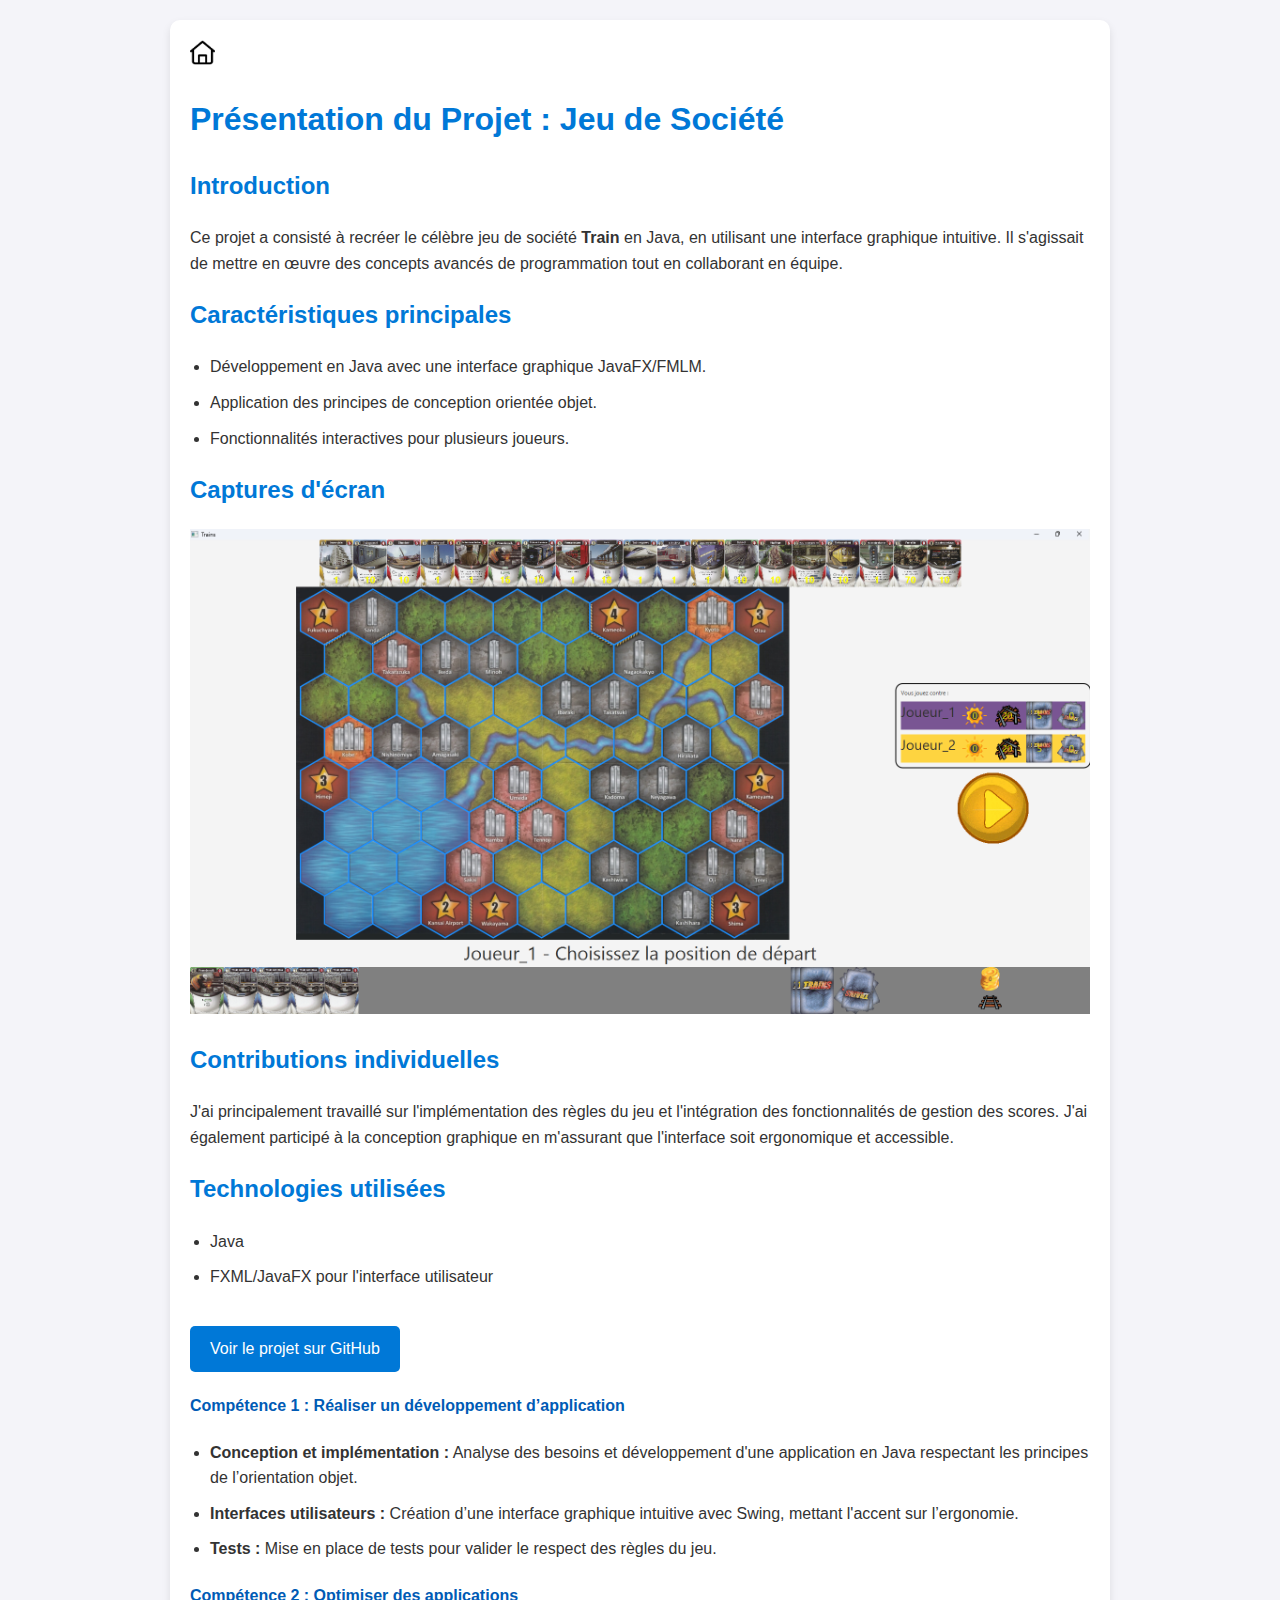
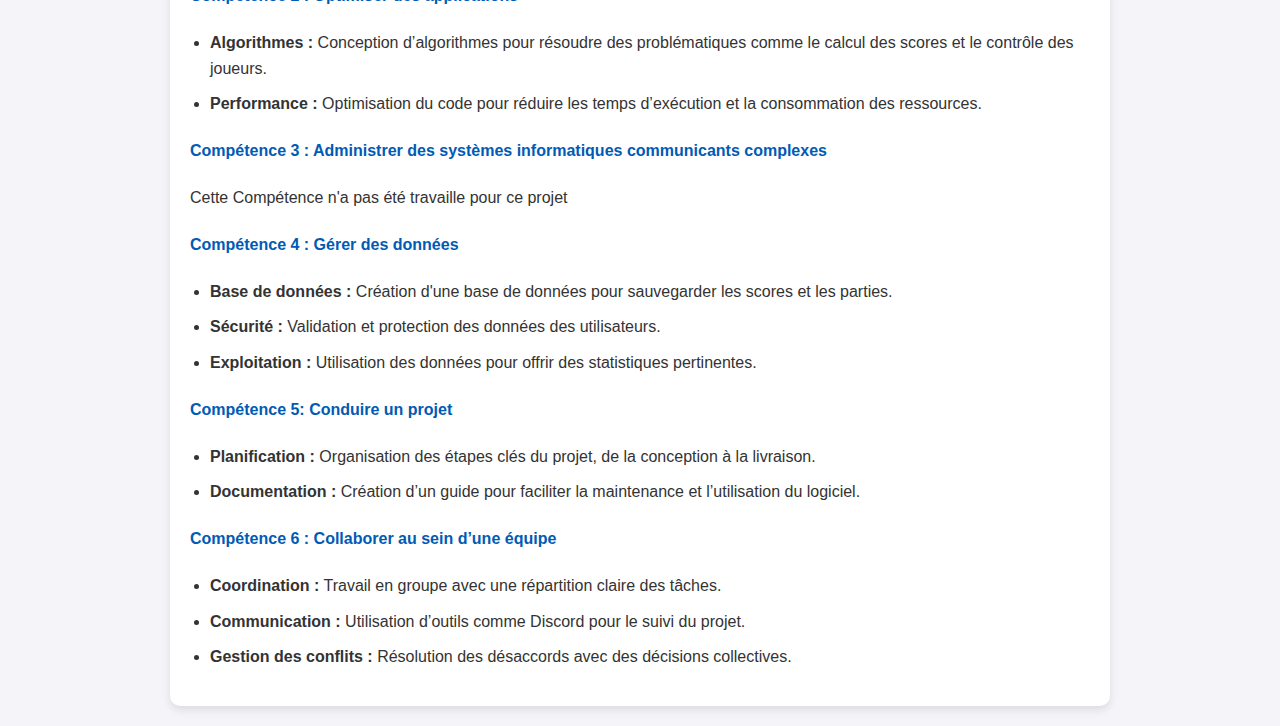
<file: projet1.html>
<!DOCTYPE html>
<html lang="fr">
<head>
    <meta charset="UTF-8">
    <meta name="viewport" content="width=device-width, initial-scale=1.0">
    <title>Présentation du Projet</title>
    <link rel="stylesheet" href="css/styleProjet.css">
    
</head>
<body>
   

    <div class="container">
        <a href="index.html"><img src="img/accueil.png" class="accueil"></a>
        <h1>Présentation du Projet : Jeu de Société</h1>
        <h2>Introduction</h2>
        <p>Ce projet a consisté à recréer le célèbre jeu de société <strong>Train</strong> en Java, en utilisant une interface graphique intuitive. Il s'agissait de mettre en œuvre des concepts avancés de programmation tout en collaborant en équipe.</p>

        <h2>Caractéristiques principales</h2>
        <ul>
            <li>Développement en Java avec une interface graphique JavaFX/FMLM.</li>
            <li>Application des principes de conception orientée objet.</li>
            <li>Fonctionnalités interactives pour plusieurs joueurs.</li>
        </ul>

        <h2>Captures d'écran</h2>
        <img src="img/projet3.png" alt="Capture d'écran du jeu de société Train" class="train">

        <h2>Contributions individuelles</h2>
        <p>J'ai principalement travaillé sur l'implémentation des règles du jeu et l'intégration des fonctionnalités de gestion des scores. J'ai également participé à la conception graphique en m'assurant que l'interface soit ergonomique et accessible.</p>

        <h2>Technologies utilisées</h2>
        <ul>
            <li>Java</li>
            <li>FXML/JavaFX  pour l'interface utilisateur</li>
        </ul>

        <a class="button" href="https://github.com/Nikholah/Train" target="_blank">Voir le projet sur GitHub</a>
    

        <div class="ppp">
            <div>
                <h4>Compétence 1 : Réaliser un développement d’application</h4>
                <ul>
                    <li><strong>Conception et implémentation :</strong> Analyse des besoins et développement d'une application en Java respectant les principes de l’orientation objet.</li>
                    <li><strong>Interfaces utilisateurs :</strong> Création d’une interface graphique intuitive avec Swing, mettant l'accent sur l’ergonomie.</li>
                    <li><strong>Tests :</strong> Mise en place de tests pour valider le respect des règles du jeu.</li>
                </ul>
            </div>

            <div>
                <h4>Compétence 2 : Optimiser des applications</h4>
                <ul>
                    <li><strong>Algorithmes :</strong> Conception d’algorithmes pour résoudre des problématiques comme le calcul des scores et le contrôle des joueurs.</li>
                    <li><strong>Performance :</strong> Optimisation du code pour réduire les temps d’exécution et la consommation des ressources.</li>
                </ul>
            </div>

            <div>
                <h4>Compétence 3 : Administrer des systèmes informatiques communicants complexes</h4>
                <p>Cette Compétence n'a pas été travaille pour ce projet</p>
            </div>

            <div>
                <h4>Compétence 4 : Gérer des données</h4>
                <ul>
                    <li><strong>Base de données :</strong> Création d'une base de données pour sauvegarder les scores et les parties.</li>
                    <li><strong>Sécurité :</strong> Validation et protection des données des utilisateurs.</li>
                    <li><strong>Exploitation :</strong> Utilisation des données pour offrir des statistiques pertinentes.</li>
                </ul>
            </div>

            <div>
                <h4>Compétence 5: Conduire un projet</h4>
                <ul>
                    <li><strong>Planification :</strong> Organisation des étapes clés du projet, de la conception à la livraison.</li>
                    <li><strong>Documentation :</strong> Création d’un guide pour faciliter la maintenance et l’utilisation du logiciel.</li>
                </ul>
            </div>

            <div>
                <h4>Compétence 6 : Collaborer au sein d’une équipe</h4>
                <ul>
                    <li><strong>Coordination :</strong> Travail en groupe avec une répartition claire des tâches.</li>
                    <li><strong>Communication :</strong> Utilisation d’outils comme Discord pour le suivi du projet.</li>
                    <li><strong>Gestion des conflits :</strong> Résolution des désaccords avec des décisions collectives.</li>
                </ul>
            </div>

            
        </div>
    </div>
</body>
</html>
</file>
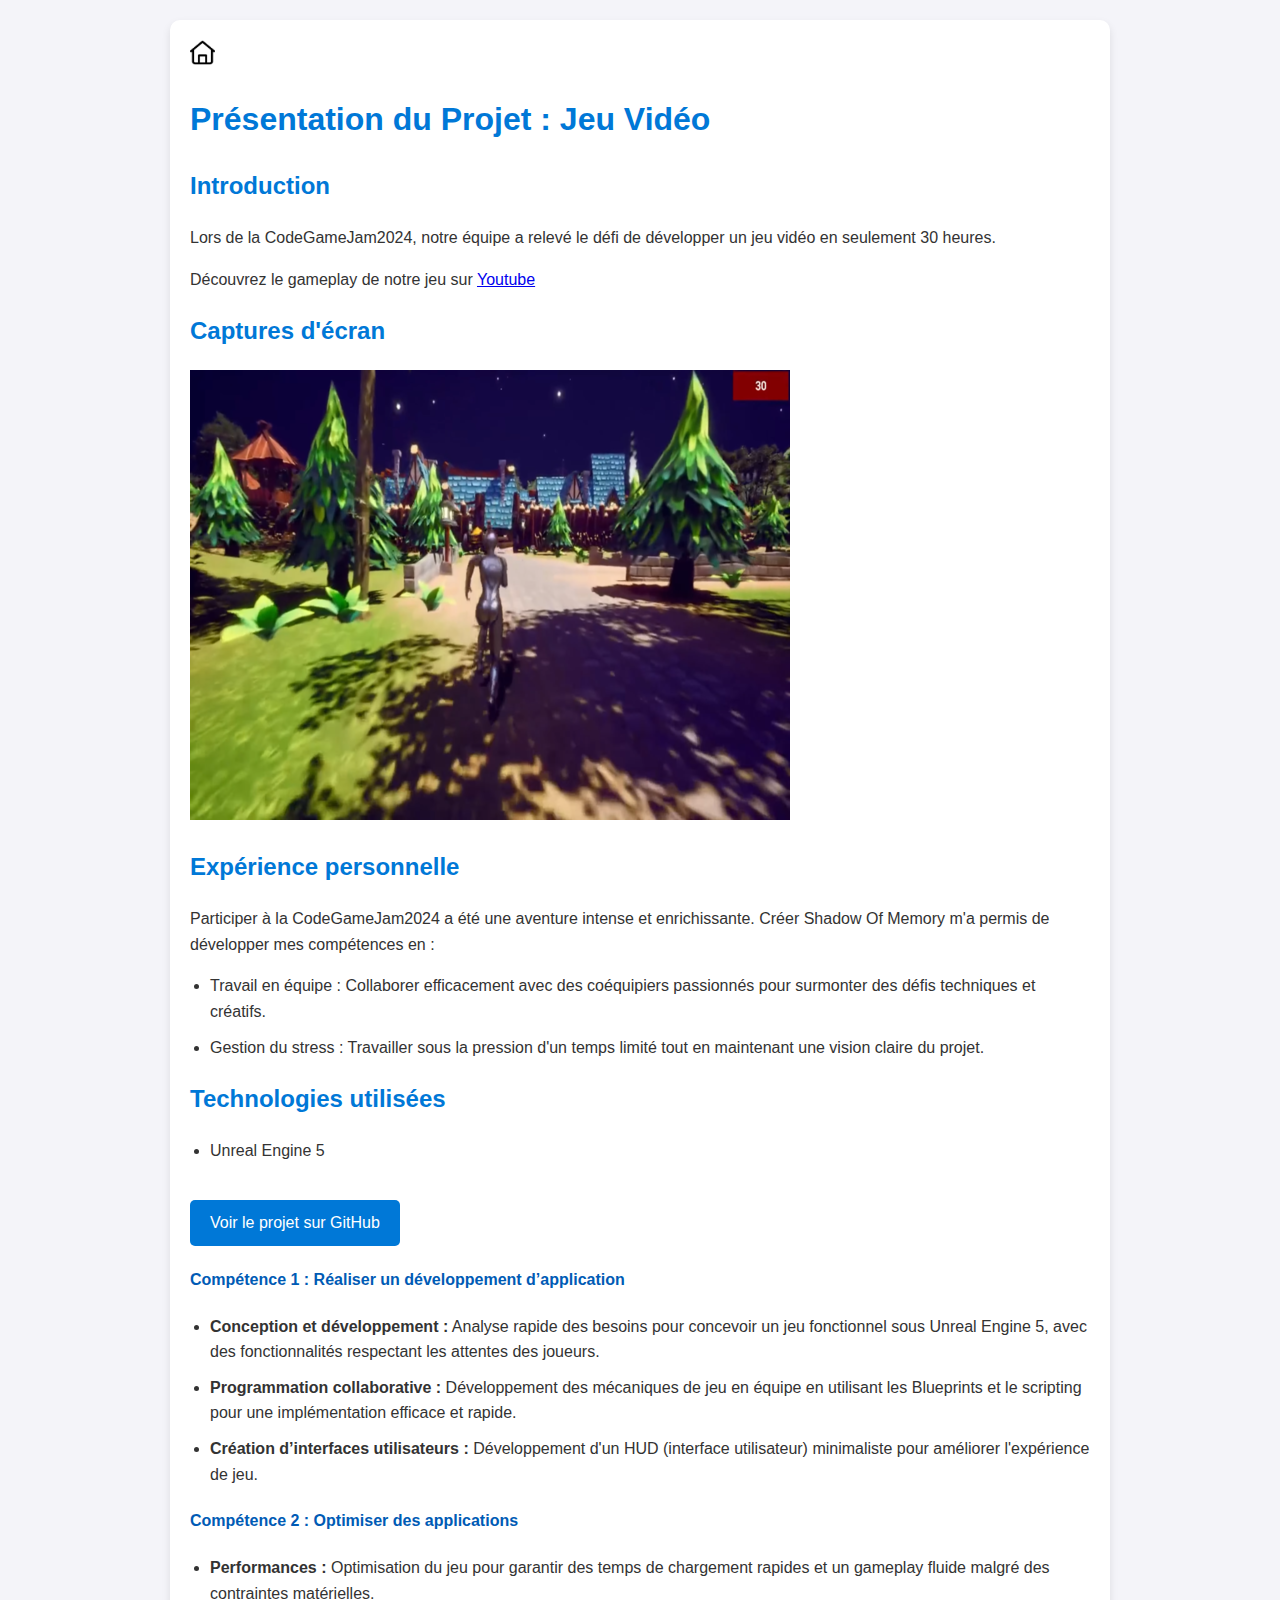
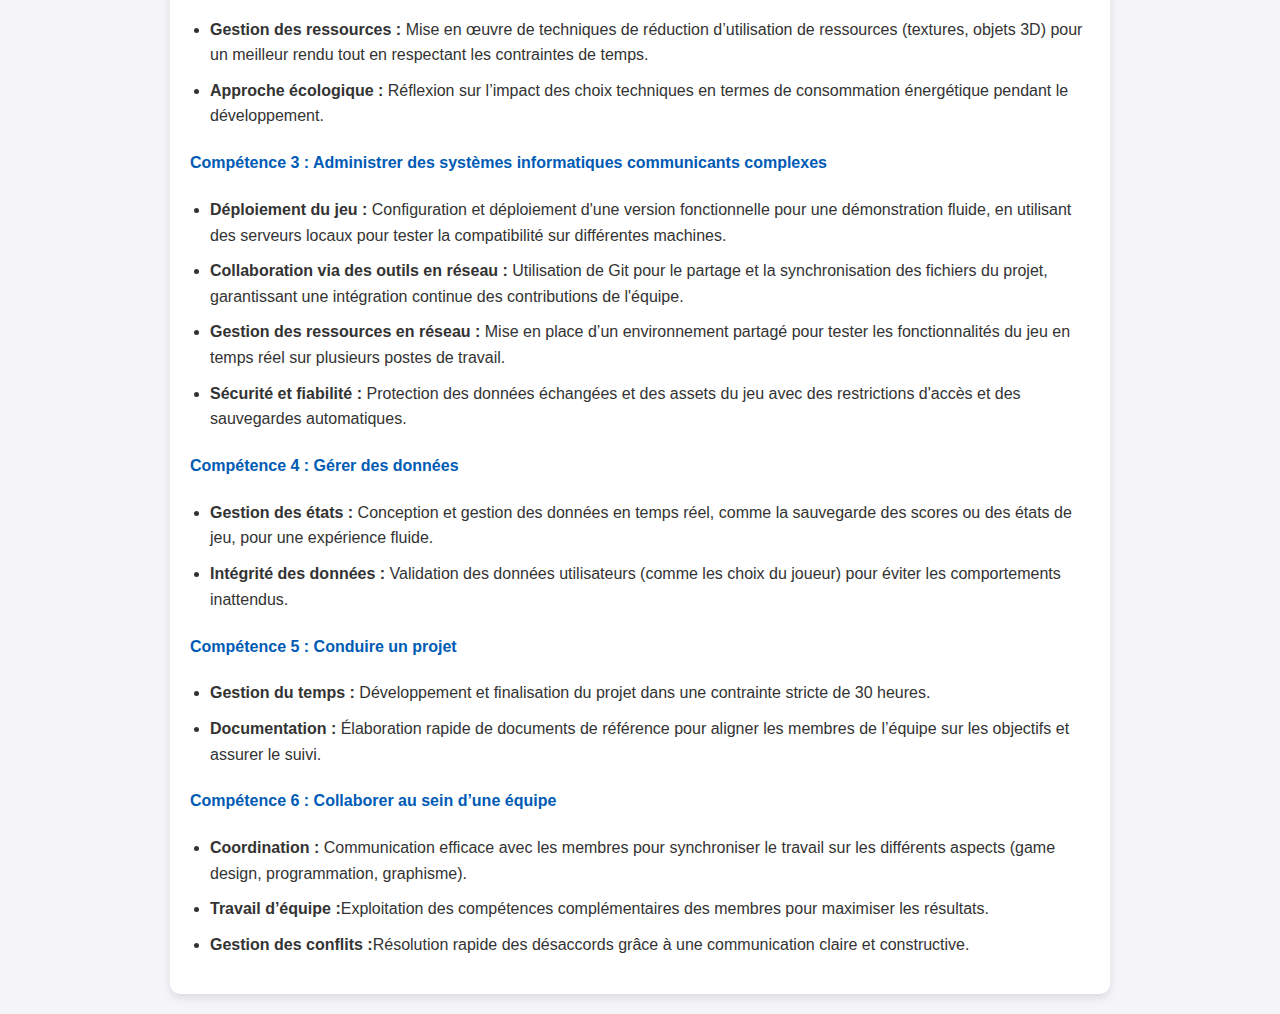
<file: projet2.html>
<!DOCTYPE html>
<html lang="fr">
<head>
    <meta charset="UTF-8">
    <meta name="viewport" content="width=device-width, initial-scale=1.0">
    <title>Présentation du Projet</title>
    <link rel="stylesheet" href="css/styleProjet.css">
    
</head>
<body>
   

    <div class="container">
        <a href="index.html"><img src="img/accueil.png" class="accueil"></a>
        <h1>Présentation du Projet : Jeu Vidéo</h1>
        <h2>Introduction</h2>
        <p>Lors de la CodeGameJam2024, notre équipe a relevé le défi de développer un jeu vidéo en seulement 30 heures.</p>
        <p>Découvrez le gameplay de notre jeu sur <a href="https://www.youtube.com/watch?v=OoIJkiQOXEQ"> Youtube </a></p>
    
        <h2>Captures d'écran</h2>
        <img src="img/ce.png" alt="Capture d'écran du jeu de société Train" class="train">

        <h2>Expérience personnelle</h2>
        <p>Participer à la CodeGameJam2024 a été une aventure intense et enrichissante. Créer Shadow Of Memory m'a permis de développer mes compétences en : </p>
        <ul>
            <li>
            Travail en équipe : Collaborer efficacement avec des coéquipiers passionnés pour surmonter des défis techniques et créatifs.
        </li>
        <li>
            Gestion du stress : Travailler sous la pression d'un temps limité tout en maintenant une vision claire du projet.
        </li>
        </ul>

        <h2>Technologies utilisées</h2>
        <ul>
            <li>Unreal Engine 5</li>
        </ul>

        <a class="button" href="https://github.com/Nikholah/CGJ2024" target="_blank">Voir le projet sur GitHub</a>
    

        <div class="ppp">
            <div>
                <h4>Compétence 1 : Réaliser un développement d’application</h4>
                <ul>
                    <li><strong>Conception et développement :</strong> Analyse rapide des besoins pour concevoir un jeu fonctionnel sous Unreal Engine 5, avec des fonctionnalités respectant les attentes des joueurs.</li>
                    <li><strong>Programmation collaborative :</strong> Développement des mécaniques de jeu en équipe en utilisant les Blueprints et le scripting pour une implémentation efficace et rapide.</li>
                    <li><strong>Création d’interfaces utilisateurs :</strong> Développement d'un HUD (interface utilisateur) minimaliste pour améliorer l'expérience de jeu.</li>
                </ul>
            </div>
        
            <div>
                <h4>Compétence 2 : Optimiser des applications</h4>
                <ul>
                    <li><strong>Performances  :</strong>  Optimisation du jeu pour garantir des temps de chargement rapides et un gameplay fluide malgré des contraintes matérielles.</li>
                    <li><strong>Gestion des ressources :</strong> Mise en œuvre de techniques de réduction d’utilisation de ressources (textures, objets 3D) pour un meilleur rendu tout en respectant les contraintes de temps.</li>
                    <li><strong>Approche écologique :</strong> Réflexion sur l’impact des choix techniques en termes de consommation énergétique pendant le développement.</li>
                </ul>
            </div>
        
            <div>
                <h4>Compétence 3 : Administrer des systèmes informatiques communicants complexes</h4>
                <ul>
                    <li><strong>Déploiement du jeu :</strong> Configuration et déploiement d'une version fonctionnelle pour une démonstration fluide, en utilisant des serveurs locaux pour tester la compatibilité sur différentes machines.</li>
                    <li><strong>Collaboration via des outils en réseau :</strong> Utilisation de Git pour le partage et la synchronisation des fichiers du projet, garantissant une intégration continue des contributions de l'équipe.</li>
                    <li><strong>Gestion des ressources en réseau :</strong> Mise en place d’un environnement partagé pour tester les fonctionnalités du jeu en temps réel sur plusieurs postes de travail.</li>
                    <li><strong>Sécurité et fiabilité :</strong> Protection des données échangées et des assets du jeu avec des restrictions d'accès et des sauvegardes automatiques.</li>
                </ul>
            </div>
        
            <div>
                <h4>Compétence 4 : Gérer des données</h4>
                <ul>
                    <li><strong>Gestion des états :</strong> Conception et gestion des données en temps réel, comme la sauvegarde des scores ou des états de jeu, pour une expérience fluide.</li>
                    <li><strong>Intégrité des données :</strong> Validation des données utilisateurs (comme les choix du joueur) pour éviter les comportements inattendus.</li>
                </ul>
            </div>
        
            <div>
                <h4>Compétence 5 : Conduire un projet</h4>
                <ul>
                    <li><strong>Gestion du temps :</strong> Développement et finalisation du projet dans une contrainte stricte de 30 heures.</li>
                    <li><strong>Documentation :</strong> Élaboration rapide de documents de référence pour aligner les membres de l’équipe sur les objectifs et assurer le suivi.</li>
                </ul>
            </div>
        
            <div>
                <h4>Compétence 6 : Collaborer au sein d’une équipe</h4>
                <ul>
                    <li><strong>Coordination :</strong> Communication efficace avec les membres pour synchroniser le travail sur les différents aspects (game design, programmation, graphisme).</li>
                    <li><strong>Travail d’équipe :</strong>Exploitation des compétences complémentaires des membres pour maximiser les résultats.</li>
                    <li><strong>Gestion des conflits :</strong>Résolution rapide des désaccords grâce à une communication claire et constructive.</li>
                </ul>
            </div>
        </div>
        
</body>
</html>
</file>
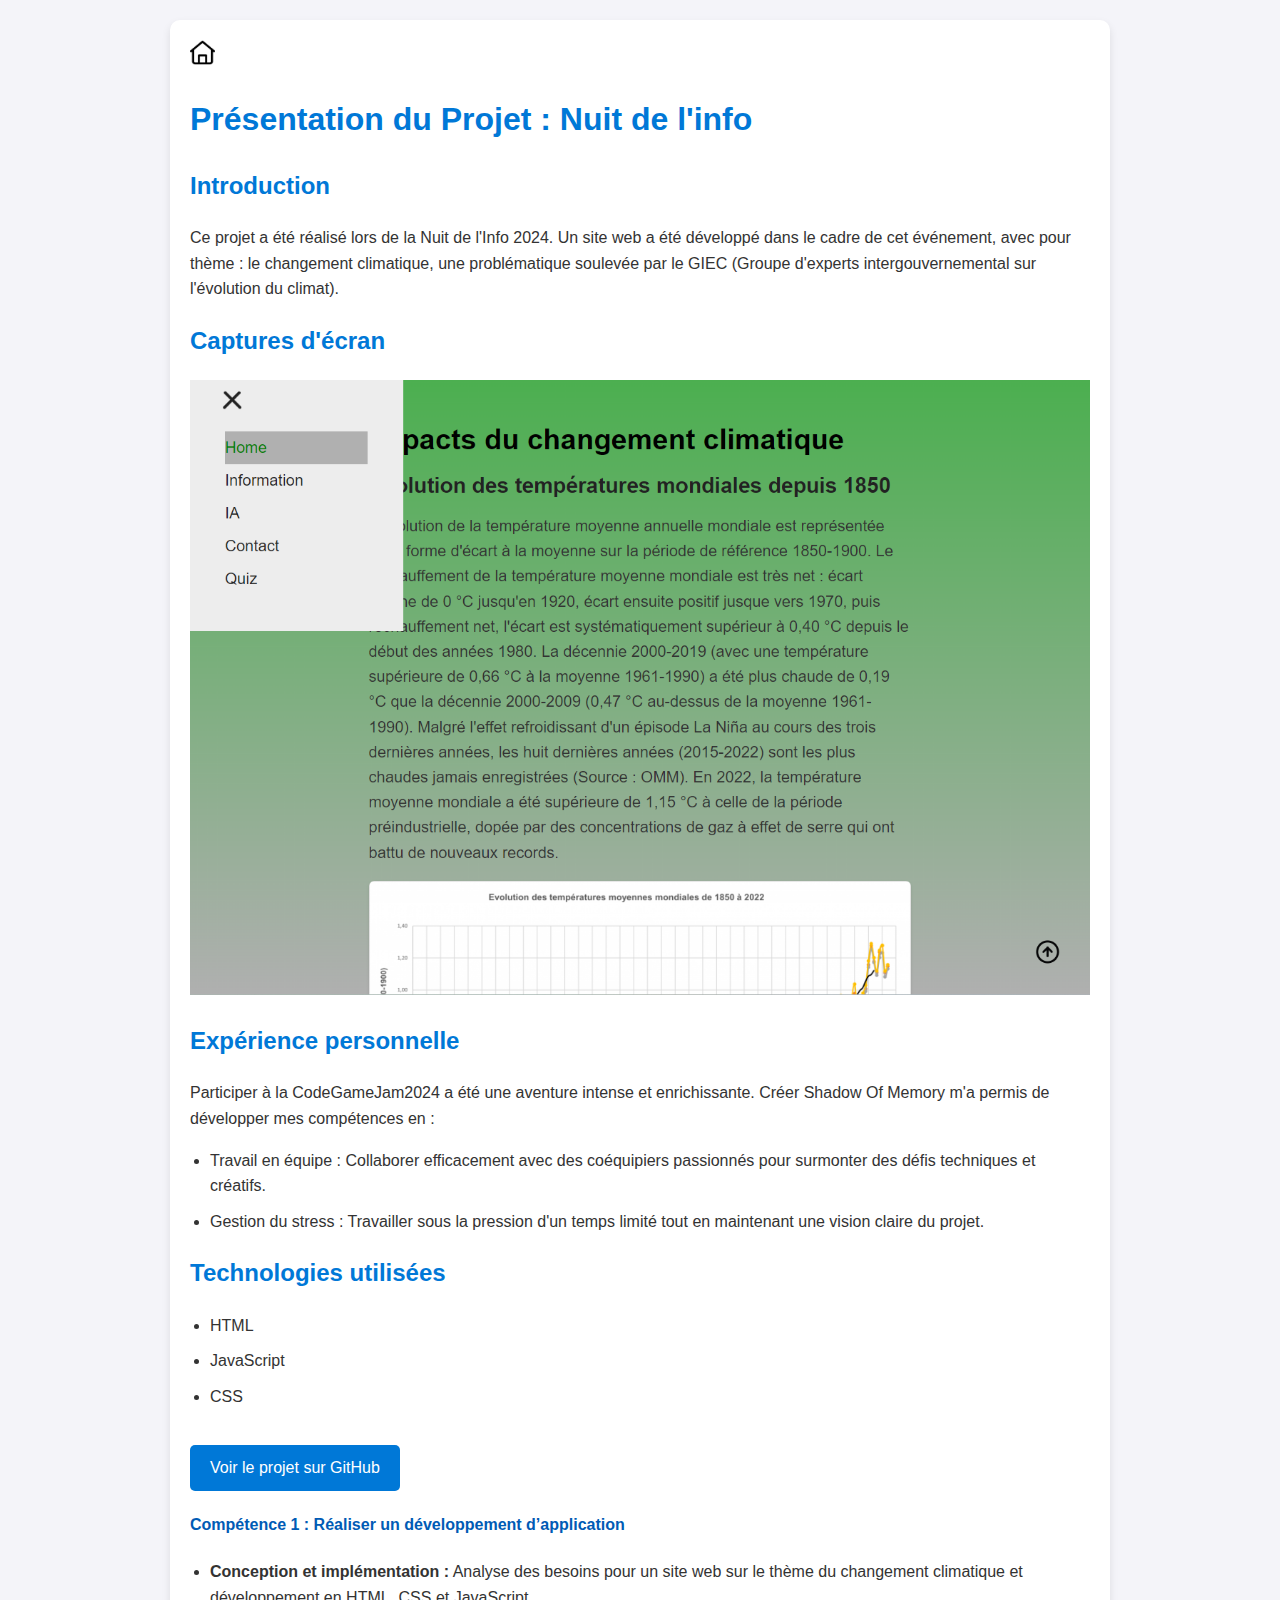
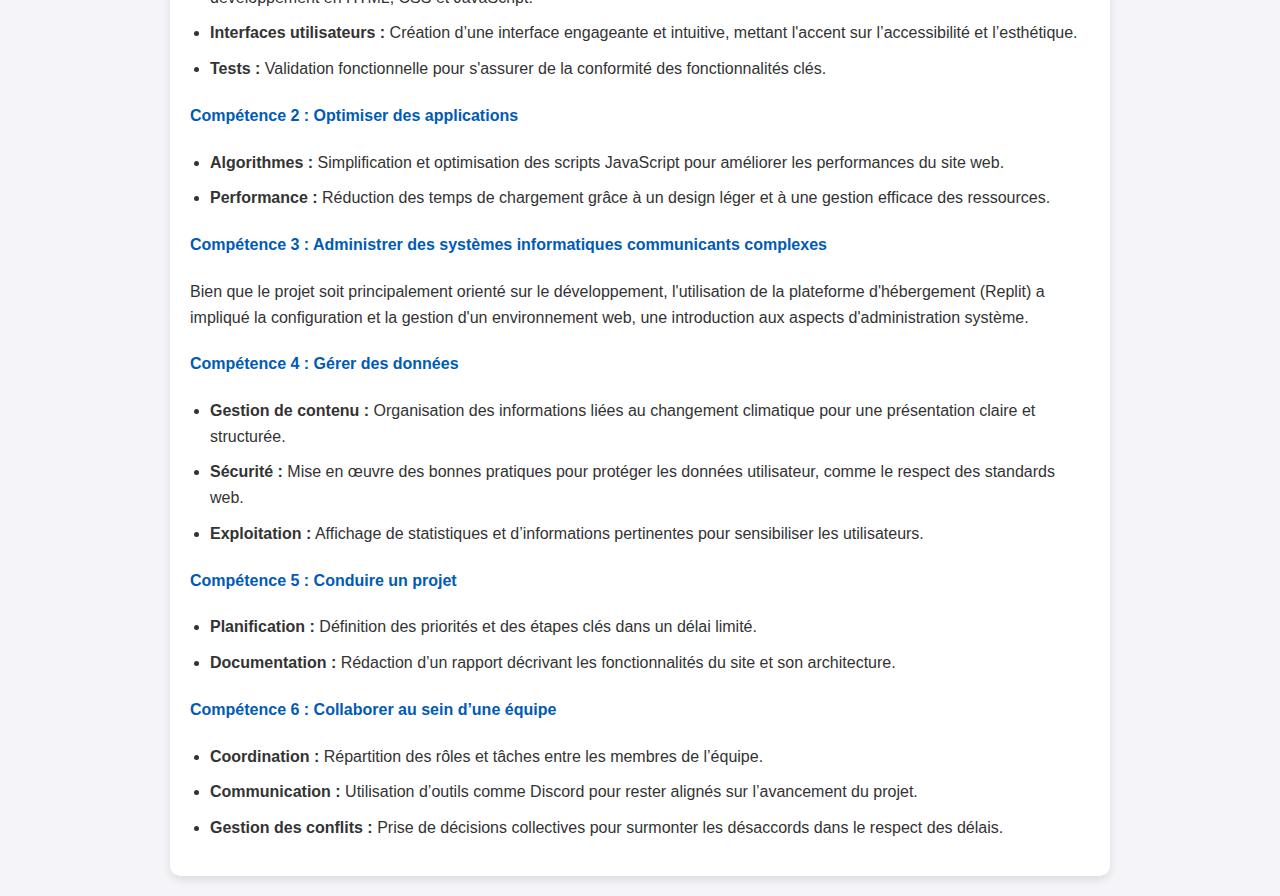
<file: projet3.html>
<!DOCTYPE html>
<html lang="fr">
<head>
    <meta charset="UTF-8">
    <meta name="viewport" content="width=device-width, initial-scale=1.0">
    <title>Présentation du Projet</title>
    <link rel="stylesheet" href="css/styleProjet.css">
    
</head>
<body>
   

    <div class="container">
        <a href="index.html"><img src="img/accueil.png" class="accueil"></a>
        <h1>Présentation du Projet : Nuit de l'info</h1>
        <h2>Introduction</h2>
        <p>Ce projet a été réalisé lors de la Nuit de l'Info 2024. Un site web a été développé dans le cadre de cet événement, avec pour thème : le changement climatique, une problématique soulevée par le GIEC (Groupe d'experts intergouvernemental sur l'évolution du climat).</p>
    
        <h2>Captures d'écran</h2>
        <img src="img/projet1.png" alt="Capture d'écran du jeu de société Train" class="train">

        <h2>Expérience personnelle</h2>
        <p>Participer à la CodeGameJam2024 a été une aventure intense et enrichissante. Créer Shadow Of Memory m'a permis de développer mes compétences en : </p>
        <ul>
            <li>
            Travail en équipe : Collaborer efficacement avec des coéquipiers passionnés pour surmonter des défis techniques et créatifs.
        </li>
        <li>
            Gestion du stress : Travailler sous la pression d'un temps limité tout en maintenant une vision claire du projet.
        </li>
        </ul>

        <h2>Technologies utilisées</h2>
        <ul>
            <li>HTML</li>
            <li>JavaScript</li>
            <li>CSS</li>
        </ul>

        <a class="button" href="https://github.com/Nikholah/Nuit-de-linfo" target="_blank">Voir le projet sur GitHub</a>
    

        <div class="ppp">
            <div>
                <h4>Compétence 1 : Réaliser un développement d’application</h4>
                <ul>
                    <li><strong>Conception et implémentation :</strong> Analyse des besoins pour un site web sur le thème du changement climatique et développement en HTML, CSS et JavaScript.</li>
                    <li><strong>Interfaces utilisateurs :</strong> Création d’une interface engageante et intuitive, mettant l'accent sur l’accessibilité et l’esthétique.</li>
                    <li><strong>Tests :</strong> Validation fonctionnelle pour s'assurer de la conformité des fonctionnalités clés.</li>
                </ul>
            </div>
        
            <div>
                <h4>Compétence 2 : Optimiser des applications</h4>
                <ul>
                    <li><strong>Algorithmes :</strong> Simplification et optimisation des scripts JavaScript pour améliorer les performances du site web.</li>
                    <li><strong>Performance :</strong> Réduction des temps de chargement grâce à un design léger et à une gestion efficace des ressources.</li>
                </ul>
            </div>
        
            <div>
                <h4>Compétence 3 : Administrer des systèmes informatiques communicants complexes</h4>
                <p>Bien que le projet soit principalement orienté sur le développement, l'utilisation de la plateforme d'hébergement (Replit) a impliqué la configuration et la gestion d'un environnement web, une introduction aux aspects d'administration système.</p>
            </div>
        
            <div>
                <h4>Compétence 4 : Gérer des données</h4>
                <ul>
                    <li><strong>Gestion de contenu :</strong> Organisation des informations liées au changement climatique pour une présentation claire et structurée.</li>
                    <li><strong>Sécurité :</strong> Mise en œuvre des bonnes pratiques pour protéger les données utilisateur, comme le respect des standards web.</li>
                    <li><strong>Exploitation :</strong> Affichage de statistiques et d’informations pertinentes pour sensibiliser les utilisateurs.</li>
                </ul>
            </div>
        
            <div>
                <h4>Compétence 5 : Conduire un projet</h4>
                <ul>
                    <li><strong>Planification :</strong> Définition des priorités et des étapes clés dans un délai limité.</li>
                    <li><strong>Documentation :</strong> Rédaction d’un rapport décrivant les fonctionnalités du site et son architecture.</li>
                </ul>
            </div>
        
            <div>
                <h4>Compétence 6 : Collaborer au sein d’une équipe</h4>
                <ul>
                    <li><strong>Coordination :</strong> Répartition des rôles et tâches entre les membres de l’équipe.</li>
                    <li><strong>Communication :</strong> Utilisation d’outils comme Discord pour rester alignés sur l’avancement du projet.</li>
                    <li><strong>Gestion des conflits :</strong> Prise de décisions collectives pour surmonter les désaccords dans le respect des délais.</li>
                </ul>
            </div>
        </div>
        
        
        </div>
        
</body>
</html>
</file>
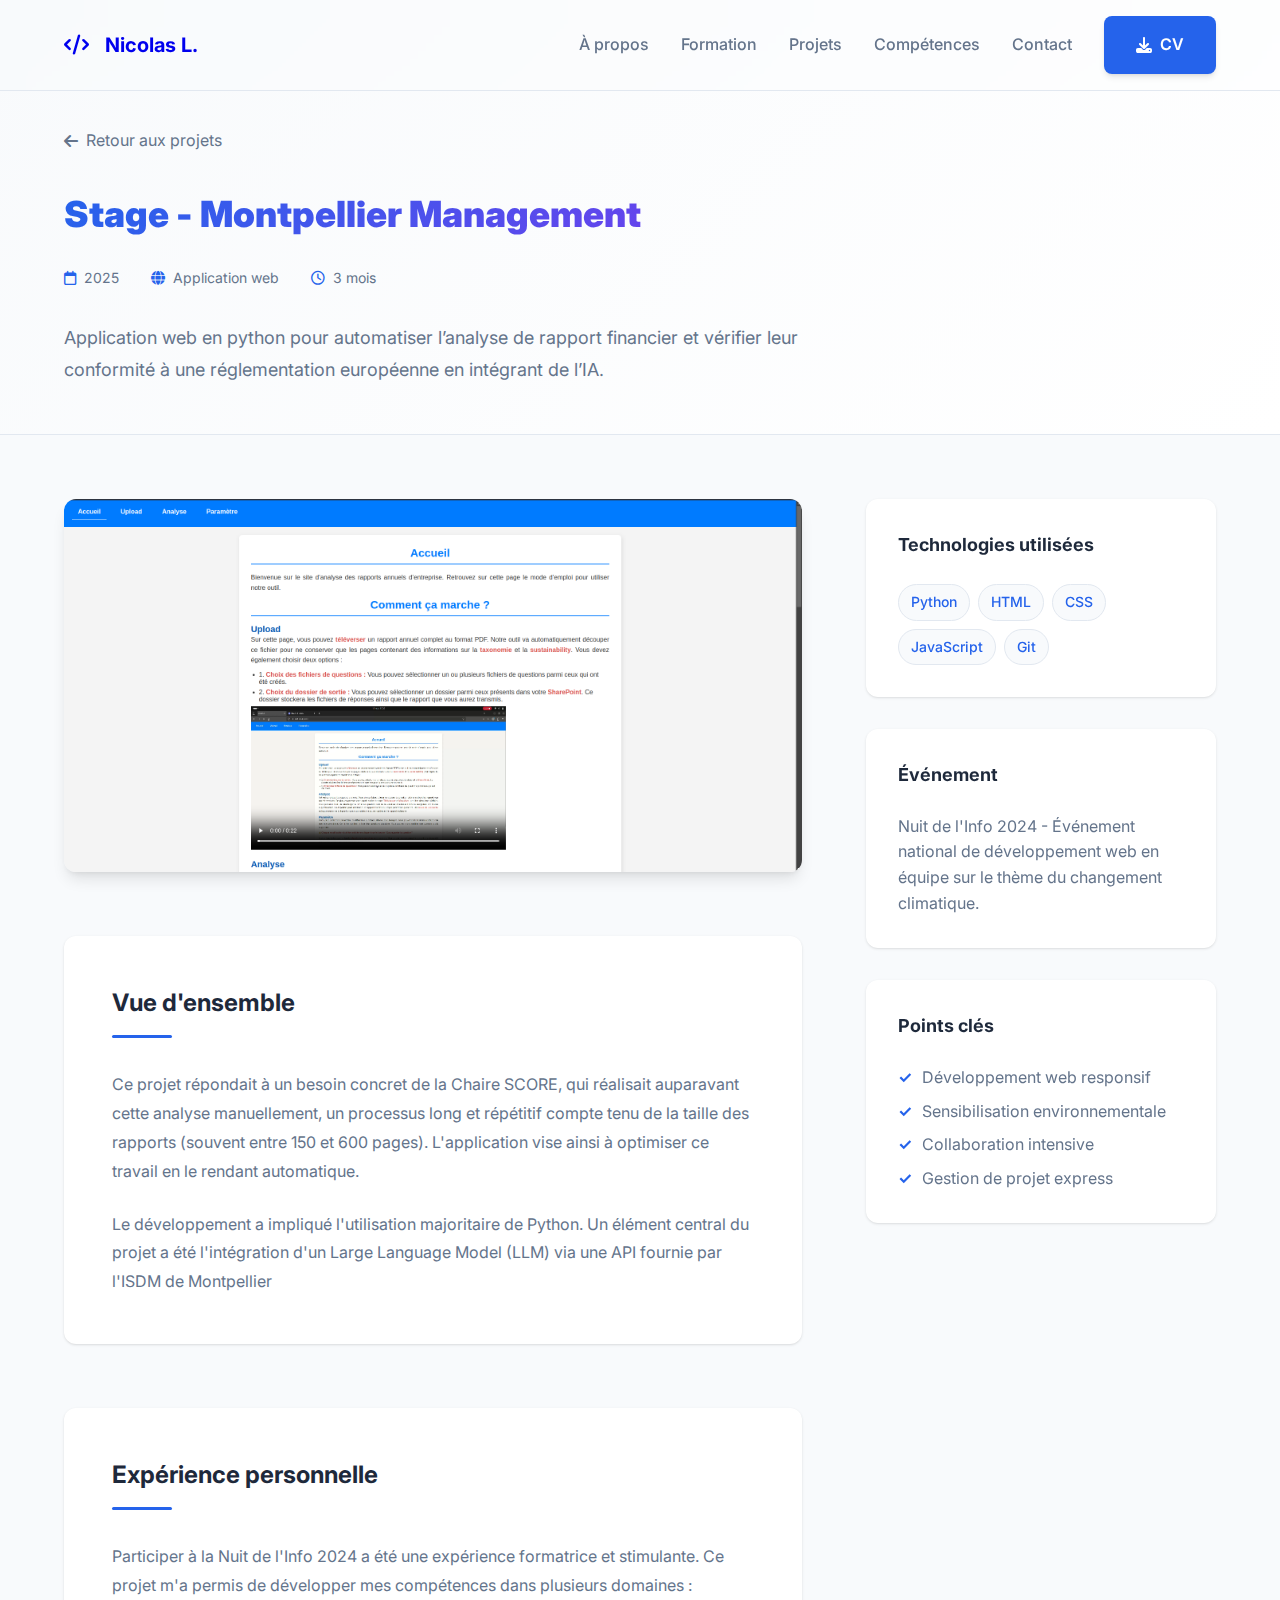
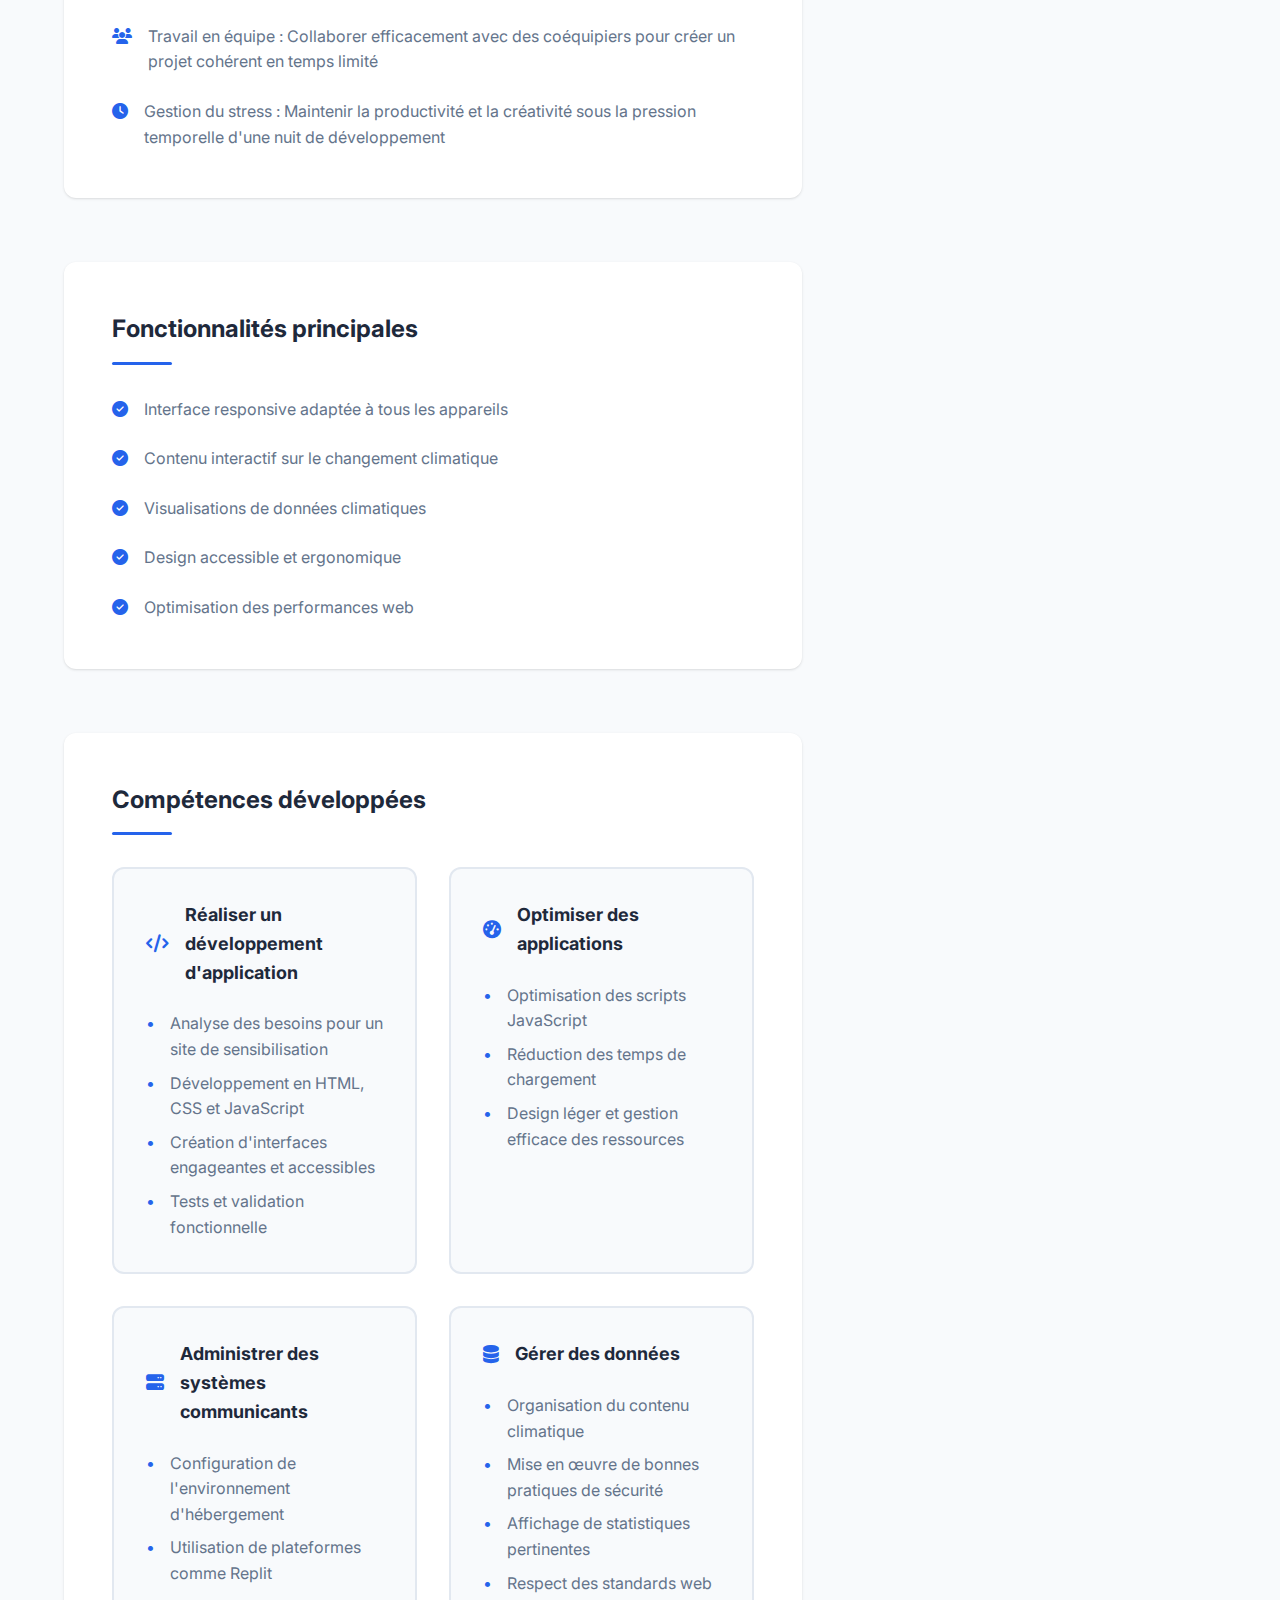
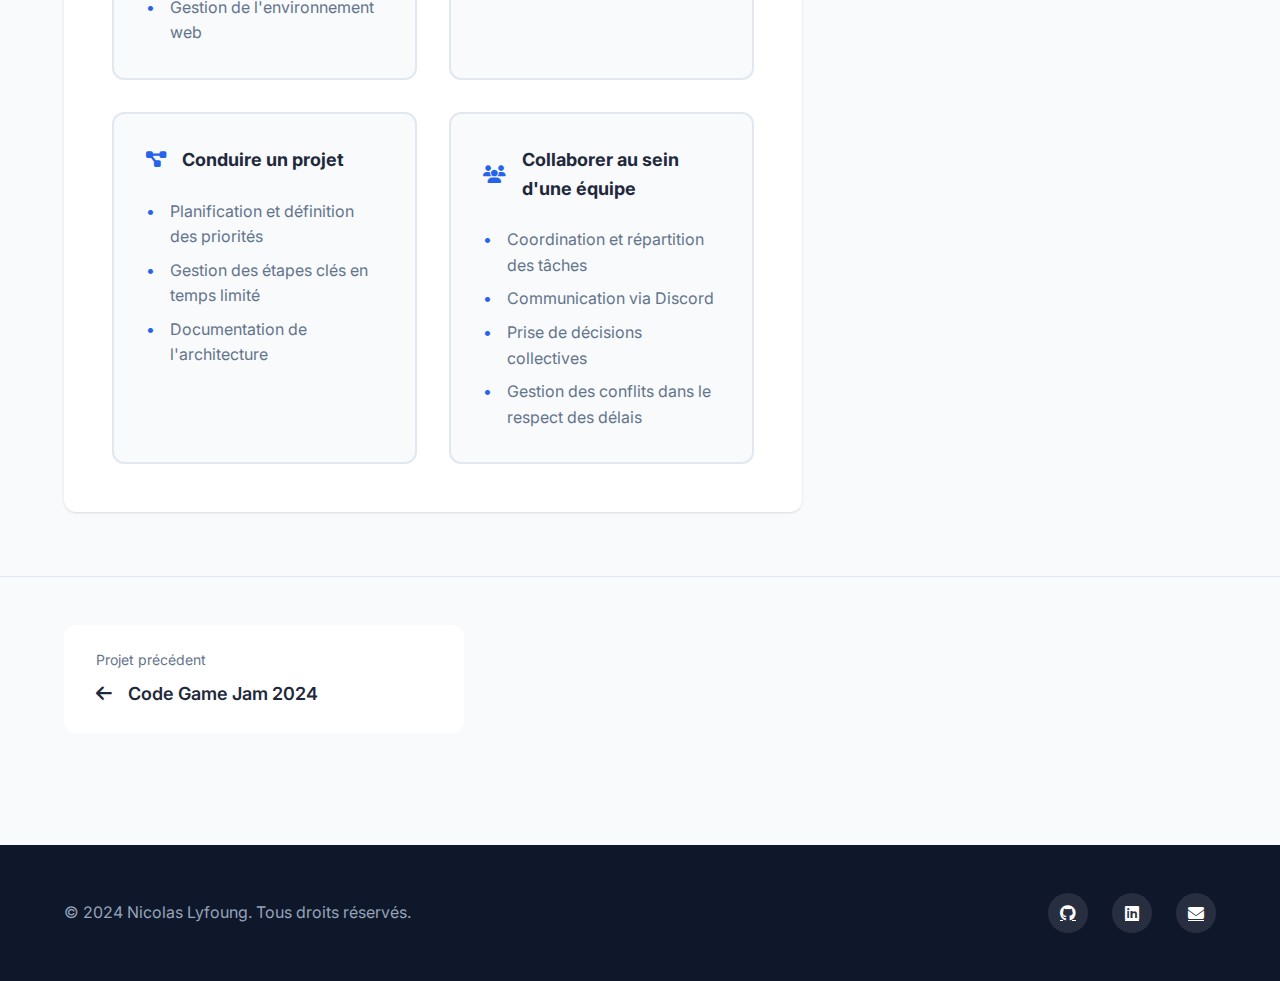
<file: projet4.html>
<!DOCTYPE html>
<html lang="fr">
<head>
    <meta charset="UTF-8">
    <meta name="viewport" content="width=device-width, initial-scale=1.0">
    <title>Nuit de l'Info 2024 - Nicolas Lyfoung</title>
    <meta name="description" content="Développement d'un site web sur le changement climatique lors de la Nuit de l'Info 2024.">

    <!-- CSS -->
    <link rel="stylesheet" href="css/modern.css">
    <link rel="stylesheet" href="css/project.css">

    <!-- Font Awesome pour les icônes -->
    <link rel="stylesheet" href="https://cdnjs.cloudflare.com/ajax/libs/font-awesome/6.4.0/css/all.min.css">
</head>
<body>
<!-- Navigation -->
<nav class="navbar">
    <div class="navbar-container">
        <a href="index.html" class="navbar-brand">
            <i class="fas fa-code"></i>
            Nicolas L.
        </a>

        <ul class="navbar-menu">
            <li><a href="index.html#about" class="navbar-link">À propos</a></li>
            <li><a href="index.html#education" class="navbar-link">Formation</a></li>
            <li><a href="index.html#projects" class="navbar-link">Projets</a></li>
            <li><a href="index.html#skills" class="navbar-link">Compétences</a></li>
            <li><a href="contact.html" class="navbar-link">Contact</a></li>
            <li>
                <a href="pdf/cv.pdf" class="btn btn-primary" target="_blank">
                    <i class="fas fa-download"></i> CV
                </a>
            </li>
        </ul>

        <button class="mobile-menu-toggle">
            <div class="hamburger">
                <span></span>
                <span></span>
                <span></span>
            </div>
        </button>
    </div>
</nav>

<!-- Project Hero -->
<section class="project-hero">
    <div class="container">
        <div class="project-hero-content animate-on-scroll">
            <a href="index.html#projects" class="back-link">
                <i class="fas fa-arrow-left"></i> Retour aux projets
            </a>

            <h1 class="project-hero-title">Stage - Montpellier Management</h1>

            <div class="project-meta">
                    <span class="project-date">
                        <i class="far fa-calendar"></i> 2025
                    </span>
                <span class="project-type">
                        <i class="fas fa-globe"></i> Application web
                    </span>
                <span class="project-duration">
                        <i class="far fa-clock"></i> 3 mois
                    </span>
            </div>

            <p class="project-intro">
                Application web en python pour automatiser
                l’analyse de rapport financier et vérifier leur
                conformité à une réglementation européenne en
                intégrant de l’IA.
            </p>
        </div>
    </div>
</section>

<!-- Project Content -->
<section class="project-content-section">
    <div class="container">
        <div class="project-layout">
            <!-- Main Content -->
            <div class="project-main animate-on-scroll">
                <!-- Gallery -->
                <div class="project-gallery">
                    <img src="img/projet4.png" alt="Capture d'écran du site" class="project-screenshot">
                </div>

                <!-- Description -->
                <div class="project-section">
                    <h2>Vue d'ensemble</h2>
                    <p>
                        Ce projet répondait à un besoin concret de la Chaire SCORE, qui réalisait auparavant cette analyse
                        manuellement, un processus long et répétitif compte tenu de la taille des rapports (souvent entre
                        150 et 600 pages). L'application vise ainsi à optimiser ce travail en le rendant automatique.
                    </p>
                    <p>
                        Le développement a impliqué l'utilisation majoritaire de Python. Un élément central du projet a
                        été l'intégration d'un Large Language Model (LLM) via une API fournie par l'ISDM de Montpellier
                    </p>
                </div>

                <!-- Experience -->
                <div class="project-section">
                    <h2>Expérience personnelle</h2>
                    <p>
                        Participer à la Nuit de l'Info 2024 a été une expérience formatrice et stimulante.
                        Ce projet m'a permis de développer mes compétences dans plusieurs domaines :
                    </p>
                    <ul class="feature-list">
                        <li>
                            <i class="fas fa-users"></i>
                            Travail en équipe : Collaborer efficacement avec des coéquipiers
                            pour créer un projet cohérent en temps limité
                        </li>
                        <li>
                            <i class="fas fa-clock"></i>
                            Gestion du stress : Maintenir la productivité et la créativité
                            sous la pression temporelle d'une nuit de développement
                        </li>
                    </ul>
                </div>

                <!-- Features -->
                <div class="project-section">
                    <h2>Fonctionnalités principales</h2>
                    <ul class="feature-list">
                        <li>
                            <i class="fas fa-check-circle"></i>
                            Interface responsive adaptée à tous les appareils
                        </li>
                        <li>
                            <i class="fas fa-check-circle"></i>
                            Contenu interactif sur le changement climatique
                        </li>
                        <li>
                            <i class="fas fa-check-circle"></i>
                            Visualisations de données climatiques
                        </li>
                        <li>
                            <i class="fas fa-check-circle"></i>
                            Design accessible et ergonomique
                        </li>
                        <li>
                            <i class="fas fa-check-circle"></i>
                            Optimisation des performances web
                        </li>
                    </ul>
                </div>

                <!-- Competencies -->
                <div class="project-section">
                    <h2>Compétences développées</h2>

                    <div class="competency-grid">
                        <div class="competency-card">
                            <h3><i class="fas fa-code"></i> Réaliser un développement d'application</h3>
                            <ul>
                                <li>Analyse des besoins pour un site de sensibilisation</li>
                                <li>Développement en HTML, CSS et JavaScript</li>
                                <li>Création d'interfaces engageantes et accessibles</li>
                                <li>Tests et validation fonctionnelle</li>
                            </ul>
                        </div>

                        <div class="competency-card">
                            <h3><i class="fas fa-tachometer-alt"></i> Optimiser des applications</h3>
                            <ul>
                                <li>Optimisation des scripts JavaScript</li>
                                <li>Réduction des temps de chargement</li>
                                <li>Design léger et gestion efficace des ressources</li>
                            </ul>
                        </div>

                        <div class="competency-card">
                            <h3><i class="fas fa-server"></i> Administrer des systèmes communicants</h3>
                            <ul>
                                <li>Configuration de l'environnement d'hébergement</li>
                                <li>Utilisation de plateformes comme Replit</li>
                                <li>Gestion de l'environnement web</li>
                            </ul>
                        </div>

                        <div class="competency-card">
                            <h3><i class="fas fa-database"></i> Gérer des données</h3>
                            <ul>
                                <li>Organisation du contenu climatique</li>
                                <li>Mise en œuvre de bonnes pratiques de sécurité</li>
                                <li>Affichage de statistiques pertinentes</li>
                                <li>Respect des standards web</li>
                            </ul>
                        </div>

                        <div class="competency-card">
                            <h3><i class="fas fa-project-diagram"></i> Conduire un projet</h3>
                            <ul>
                                <li>Planification et définition des priorités</li>
                                <li>Gestion des étapes clés en temps limité</li>
                                <li>Documentation de l'architecture</li>
                            </ul>
                        </div>

                        <div class="competency-card">
                            <h3><i class="fas fa-users"></i> Collaborer au sein d'une équipe</h3>
                            <ul>
                                <li>Coordination et répartition des tâches</li>
                                <li>Communication via Discord</li>
                                <li>Prise de décisions collectives</li>
                                <li>Gestion des conflits dans le respect des délais</li>
                            </ul>
                        </div>
                    </div>
                </div>
            </div>

            <!-- Sidebar -->
            <aside class="project-sidebar animate-on-scroll">
                <!-- Tech Stack -->
                <div class="sidebar-section">
                    <h3>Technologies utilisées</h3>
                    <div class="tech-stack">
                        <span class="tech-badge">Python</span>
                        <span class="tech-badge">HTML</span>
                        <span class="tech-badge">CSS</span>
                        <span class="tech-badge">JavaScript</span>
                        <span class="tech-badge">Git</span>
                    </div>
                </div>

                <!-- Event Info -->
                <div class="sidebar-section">
                    <h3>Événement</h3>
                    <p class="team-info">
                        Nuit de l'Info 2024 - Événement national de développement web
                        en équipe sur le thème du changement climatique.
                    </p>
                </div>

                <!-- Key Learnings -->
                <div class="sidebar-section">
                    <h3>Points clés</h3>
                    <ul class="key-points">
                        <li>Développement web responsif</li>
                        <li>Sensibilisation environnementale</li>
                        <li>Collaboration intensive</li>
                        <li>Gestion de projet express</li>
                    </ul>
                </div>
            </aside>
        </div>
    </div>
</section>

<!-- Navigation Projects -->
<section class="project-navigation">
    <div class="container">
        <div class="nav-projects">
            <a href="projet2.html" class="nav-project prev">
                <span class="nav-label">Projet précédent</span>
                <span class="nav-title"><i class="fas fa-arrow-left"></i> Code Game Jam 2024</span>
            </a>
        </div>
    </div>
</section>

<!-- Footer -->
<footer>
    <div class="container">
        <div class="footer-content">
            <p>&copy; 2024 Nicolas Lyfoung. Tous droits réservés.</p>
            <div class="social-links">
                <a href="https://github.com/Nikholah" target="_blank" class="social-link">
                    <i class="fab fa-github"></i>
                </a>
                <a href="https://www.linkedin.com/in/nicolas-lyfoung/" target="_blank" class="social-link">
                    <i class="fab fa-linkedin"></i>
                </a>
                <a href="mailto:contact@nicolaslyfoung.fr" class="social-link">
                    <i class="fas fa-envelope"></i>
                </a>
            </div>
        </div>
    </div>
</footer>

<!-- Scripts -->
<script src="js/main.js"></script>
</body>
</html>
</file>
<file: css/style.css>
body {
    font-family: Arial, sans-serif;
    margin: 0;
    padding: 0;
    display: flex;
    justify-content: center;
    align-items: center;
    flex-direction: column;
    min-height: 100vh;
    background-color: #f4f4f4;
}

.content {
    max-width: 800px;
    margin: 20px;
    padding: 20px;
    background-color: #fff;
    border-radius: 5px;
    box-shadow: 0 0 10px rgba(0,0,0,0.1);
}

.accueil {
    max-width: 25px;
}


h1, h2 {
    margin: 10px 0;
}

p {
    line-height: 1.6;
}

a {
    text-decoration: none;
}

.lien {
    display: flex;
}

.lien p {
    padding-left: 10px;
}

.lien img{
    height: 10px;
}

.formation {
    display: flex;
    justify-content: space-between;
}

.formation h4 {
    margin-bottom: 5px;
}

.annee {
    min-width: 86px;
}

.portfolio-items{
    display: flex;
    flex-wrap: wrap;
    justify-content: space-around;
}

.portfolio-item {
    align-items: center;
    margin: 20px;
    width: 300px;
    display: flex;
    flex-direction: column;
    padding: 5px;
}

.portfolio-item h3 {
    margin: 10px 0;
}

.portfolio-item img {
    max-width: 300px;
    border-radius: 5px;
    max-height: 205px;

}

.portfolio-item {
    position: relative;
    overflow: hidden;
    transition: transform 0.3s, box-shadow 0.3s;
}

.portfolio-item:hover {
    transform: translateY(-10px);
    box-shadow: 0 8px 16px rgba(0, 0, 0, 0.2);
}

.portfolio-item a {
    text-decoration: none;
    color: inherit;
    display: block;
}

.portfolio-item img {
    width: 100%;
    transition: transform 0.3s;
}

.portfolio-item:hover img {
    transform: scale(1.1);
}
</file>
<file: css/styleContact.css>
form {
    display: flex;
    flex-direction: column;
    gap: 15px;
    margin-top: 20px;
}

input, textarea {
    padding: 10px;
    border: 1px solid #ccc;
    border-radius: 4px;
    font-family: inherit;
    font-size: 1rem;
}

button {
    background-color: #0073b1;
    color: white;
    border: none;
    padding: 12px;
    border-radius: 4px;
    cursor: pointer;
    font-size: 1rem;
}

button:hover {
    background-color: #005580;
}
</file>
<file: css/portfolio-dapprentissage.css>
/* portfolio-dapprentissage.css */
@import url('variables.css');

/* Dark mode support */
[data-theme="dark"] {
  --bg-primary: #0f172a;
  --bg-secondary: #1e293b;
  --text-primary: #f1f5f9;
  --text-secondary: #cbd5e1;
  --border-color: #334155;
}

/* Page specific styles */
.portfolio-apprentissage {
  padding-top: calc(80px + var(--space-2xl));
  padding-bottom: var(--space-2xl);
  min-height: 100vh;
  background: var(--bg-secondary);
}

/* Header */
.portfolio-header {
  text-align: center;
  margin-bottom: var(--space-2xl);
  animation: fade-in-down 0.8s ease-out;
}

.portfolio-header h1 {
  font-size: clamp(var(--text-3xl), 5vw, var(--text-5xl));
  font-weight: 900;
  margin-bottom: var(--space-md);
  background: linear-gradient(135deg, var(--primary-color), var(--secondary-color));
  -webkit-background-clip: text;
  -webkit-text-fill-color: transparent;
  background-clip: text;
  color: transparent;
}

.portfolio-header p {
  font-size: var(--text-lg);
  color: var(--text-secondary);
  max-width: 800px;
  margin: 0 auto;
  line-height: 1.8;
}

/* Navigation Pills */
.nav-pills {
  display: flex;
  gap: var(--space-sm);
  margin-bottom: var(--space-2xl);
  flex-wrap: wrap;
  justify-content: center;
  animation: fade-in-up 0.8s ease-out 0.2s both;
}

.nav-pill {
  padding: var(--space-sm) var(--space-lg);
  border-radius: var(--radius-full);
  background: var(--bg-primary);
  color: var(--text-secondary);
  text-decoration: none;
  font-weight: 500;
  transition: all var(--transition-fast);
  border: 2px solid var(--border-color);
  box-shadow: var(--shadow-sm);
}

.nav-pill:hover {
  color: var(--primary-color);
  border-color: var(--primary-color);
  transform: translateY(-2px);
  box-shadow: var(--shadow-md);
}

.nav-pill.active {
  background: var(--primary-color);
  color: white;
  border-color: var(--primary-color);
}

/* Back Button */
.back-button {
  position: fixed;
  top: 100px;
  left: 20px;
  z-index: 100;
  display: inline-flex;
  align-items: center;
  gap: var(--space-xs);
  padding: var(--space-sm) var(--space-md);
  background: var(--bg-primary);
  color: var(--text-secondary);
  text-decoration: none;
  border-radius: var(--radius-full);
  font-weight: 500;
  transition: all var(--transition-base);
  box-shadow: var(--shadow-md);
  border: 1px solid var(--border-color);
  opacity: 1;
  transform: translateX(0);
}

.back-button:hover {
  color: var(--primary-color);
  transform: translateX(-5px);
  box-shadow: var(--shadow-lg);
}

.back-button i {
  transition: transform var(--transition-fast);
}

.back-button:hover i {
  transform: translateX(-3px);
}

/* Competency Sections */
.competency-section {
  margin-bottom: var(--space-2xl);
  padding: var(--space-xl);
  background: var(--bg-primary);
  border-radius: var(--radius-xl);
  box-shadow: var(--shadow-md);
  transition: all var(--transition-base);
  animation: fade-in-up 0.8s ease-out;
}

.competency-section:hover {
  transform: translateY(-2px);
  box-shadow: var(--shadow-lg);
}

.competency-header {
  display: flex;
  align-items: center;
  gap: var(--space-md);
  margin-bottom: var(--space-lg);
}

.competency-icon {
  width: 60px;
  height: 60px;
  background: linear-gradient(135deg, var(--primary-color), var(--secondary-color));
  border-radius: var(--radius-lg);
  display: flex;
  align-items: center;
  justify-content: center;
  font-size: var(--text-2xl);
  flex-shrink: 0;
  box-shadow: var(--shadow-md);
}

.competency-content {
  flex: 1;
}

.competency-title {
  font-size: var(--text-2xl);
  font-weight: 800;
  color: var(--text-primary);
  margin-bottom: var(--space-xs);
}

.competency-subtitle {
  font-size: var(--text-base);
  color: var(--text-secondary);
  font-style: italic;
}

/* AC Sections */
.ac-section {
  background: var(--bg-secondary);
  padding: var(--space-lg);
  border-radius: var(--radius-lg);
  margin-bottom: var(--space-lg);
  border: 1px solid var(--border-color);
  transition: all var(--transition-base);
}

.ac-section:hover {
  border-color: var(--primary-color);
  box-shadow: var(--shadow-sm);
}

.ac-header {
  margin-bottom: var(--space-md);
}

.ac-title {
  font-size: var(--text-lg);
  font-weight: 700;
  color: var(--text-primary);
  margin-bottom: var(--space-sm);
  line-height: 1.6;
}

.ce-badge {
  display: inline-flex;
  align-items: center;
  gap: var(--space-xs);
  padding: var(--space-xs) var(--space-md);
  background: linear-gradient(135deg, rgba(37, 99, 235, 0.1), rgba(124, 58, 237, 0.1));
  color: var(--primary-color);
  border-radius: var(--radius-full);
  font-size: var(--text-sm);
  font-weight: 600;
  border: 1px solid rgba(37, 99, 235, 0.2);
}

.ce-badge i {
  font-size: var(--text-base);
}

/* Evidence Cards */
.evidence-card {
  background: var(--bg-primary);
  padding: var(--space-lg);
  border-radius: var(--radius-lg);
  margin-bottom: var(--space-md);
  border-left: 4px solid var(--primary-color);
  transition: all var(--transition-base);
  box-shadow: var(--shadow-sm);
}

.evidence-card:hover {
  transform: translateX(5px);
  box-shadow: var(--shadow-md);
}

.evidence-header {
  display: flex;
  align-items: center;
  gap: var(--space-sm);
  margin-bottom: var(--space-md);
}

.project-icon {
  width: 40px;
  height: 40px;
  background: linear-gradient(135deg, var(--primary-color), var(--primary-light));
  border-radius: var(--radius-md);
  display: flex;
  align-items: center;
  justify-content: center;
  color: white;
  font-size: var(--text-lg);
  flex-shrink: 0;
}

.project-title {
  font-size: var(--text-lg);
  font-weight: 700;
  color: var(--text-primary);
}

.evidence-type {
  display: flex;
  align-items: center;
  gap: var(--space-xs);
  font-size: var(--text-sm);
  color: var(--text-secondary);
  margin-bottom: var(--space-md);
  font-style: italic;
}

.evidence-type i {
  color: var(--accent-color);
}

.evidence-description {
  color: var(--text-secondary);
  line-height: 1.8;
  font-size: var(--text-base);
}

.evidence-description strong {
  color: var(--text-primary);
  font-weight: 600;
}

/* Mastery Level */
.mastery-level {
  margin-top: var(--space-lg);
  padding: var(--space-md);
  background: linear-gradient(135deg, rgba(16, 185, 129, 0.05), rgba(6, 182, 212, 0.05));
  border-radius: var(--radius-lg);
  border: 1px solid rgba(16, 185, 129, 0.2);
}

.mastery-title {
  font-weight: 700;
  color: var(--text-primary);
  margin-bottom: var(--space-xs);
  display: flex;
  align-items: center;
  gap: var(--space-xs);
}

.mastery-title i {
  color: #10b981;
}

.mastery-text {
  color: var(--text-secondary);
  line-height: 1.7;
}

/* Project Links */
.project-link {
  color: var(--primary-color);
  text-decoration: none;
  font-weight: 500;
  transition: all var(--transition-fast);
  display: inline-flex;
  align-items: center;
  gap: var(--space-xs);
}

.project-link:hover {
  color: var(--primary-dark);
  text-decoration: underline;
}

.project-link i {
  font-size: var(--text-sm);
  transition: transform var(--transition-fast);
}

.project-link:hover i {
  transform: translateX(3px);
}

/* Animations */
@keyframes fade-in-up {
  from {
    opacity: 0;
    transform: translateY(20px);
  }
  to {
    opacity: 1;
    transform: translateY(0);
  }
}

@keyframes fade-in-down {
  from {
    opacity: 0;
    transform: translateY(-20px);
  }
  to {
    opacity: 1;
    transform: translateY(0);
  }
}

/* Responsive */
@media (max-width: 768px) {
  .portfolio-apprentissage {
    padding-top: calc(80px + var(--space-xl));
  }

  .back-button {
    position: static;
    margin-bottom: var(--space-lg);
    display: inline-flex;
  }

  .nav-pills {
    flex-direction: column;
    align-items: stretch;
  }

  .nav-pill {
    text-align: center;
  }

  .competency-section {
    padding: var(--space-lg);
  }

  .competency-header {
    flex-direction: column;
    text-align: center;
  }

  .competency-icon {
    width: 50px;
    height: 50px;
    font-size: var(--text-xl);
  }

  .ac-section {
    padding: var(--space-md);
  }

  .evidence-card {
    padding: var(--space-md);
  }

  .evidence-header {
    flex-direction: column;
    align-items: flex-start;
  }

  .project-icon {
    width: 35px;
    height: 35px;
    font-size: var(--text-base);
  }
}

@media (max-width: 480px) {
  .portfolio-header h1 {
    font-size: var(--text-2xl);
  }

  .portfolio-header p {
    font-size: var(--text-base);
  }

  .competency-title {
    font-size: var(--text-xl);
  }

  .ac-title {
    font-size: var(--text-base);
  }
}
</file>
<file: css/styleProjet.css>
body {
    font-family: Arial, sans-serif;
    margin: 0;
    padding: 0;
    line-height: 1.6;
    background-color: #f4f4f9;
    color: #333;
}

header {
    background-color: #0078d7;
    color: white;
    padding: 20px 0;
    text-align: center;
}

.container {
    max-width: 900px;
    margin: 20px auto;
    padding: 20px;
    background: white;
    border-radius: 10px;
    box-shadow: 0 4px 8px rgba(0, 0, 0, 0.1);
}

h1, h2 {
    color: #0078d7;
}

.ppp h4 {
    color: #005bb5;
}

ul {
    padding-left: 20px;
}

li {
    margin-bottom: 10px;
}

.train {
    max-width: 900px;
}

.accueil {
    max-width: 25px;
}

.button {
    display: inline-block;
    margin-top: 20px;
    padding: 10px 20px;
    background-color: #0078d7;
    color: white;
    text-decoration: none;
    border-radius: 5px;
    transition: background-color 0.3s ease;
}

.button:hover {
    background-color: #005bb5;
}
</file>
<file: css/project.css>
/* Project page specific styles */

/* Project Hero */
.project-hero {
  padding-top: calc(80px + var(--space-xl));
  padding-bottom: var(--space-xl);
  background: linear-gradient(135deg, var(--bg-secondary) 0%, var(--bg-primary) 100%);
  border-bottom: 1px solid var(--border-color);
}

.project-hero-content {
  max-width: 800px;
}

.back-link {
  display: inline-flex;
  align-items: center;
  gap: var(--space-xs);
  color: var(--text-secondary);
  text-decoration: none;
  margin-bottom: var(--space-lg);
  transition: all var(--transition-fast);
}

.back-link:hover {
  color: var(--primary-color);
  transform: translateX(-4px);
}

.project-hero-title {
  font-size: clamp(var(--text-2xl), 4vw, var(--text-4xl));
  font-weight: 900;
  margin-bottom: var(--space-md);
  background: linear-gradient(135deg, var(--primary-color), var(--secondary-color));
  -webkit-background-clip: text;
  -webkit-text-fill-color: transparent;
  background-clip: text;
  color: transparent;
}

.project-meta {
  display: flex;
  flex-wrap: wrap;
  gap: var(--space-lg);
  margin-bottom: var(--space-lg);
}

.project-meta span {
  display: flex;
  align-items: center;
  gap: var(--space-xs);
  color: var(--text-secondary);
  font-size: var(--text-sm);
}

.project-meta i {
  color: var(--primary-color);
}

.project-intro {
  font-size: var(--text-lg);
  line-height: 1.8;
  color: var(--text-secondary);
}

/* Project Content Section */
.project-content-section {
  padding: var(--space-2xl) 0;
}

.project-layout {
  display: grid;
  grid-template-columns: 1fr 350px;
  gap: var(--space-2xl);
  align-items: start;
}

/* Main Content */
.project-main {
  display: flex;
  flex-direction: column;
  gap: var(--space-2xl);
}

.project-gallery {
  overflow: hidden;
  border-radius: var(--radius-lg);
  box-shadow: var(--shadow-lg);
}

.project-screenshot {
  width: 100%;
  height: auto;
  display: block;
  transition: transform var(--transition-slow);
}

.project-screenshot:hover {
  transform: scale(1.02);
}

.project-section {
  background: var(--bg-primary);
  padding: var(--space-xl);
  border-radius: var(--radius-lg);
  box-shadow: var(--shadow);
}

.project-section h2 {
  font-size: var(--text-2xl);
  margin-bottom: var(--space-lg);
  color: var(--text-primary);
  position: relative;
  padding-bottom: var(--space-sm);
}

.project-section h2::after {
  content: '';
  position: absolute;
  bottom: 0;
  left: 0;
  width: 60px;
  height: 3px;
  background: var(--primary-color);
  border-radius: var(--radius-full);
}

.project-section p {
  color: var(--text-secondary);
  line-height: 1.8;
  margin-bottom: var(--space-md);
}

.project-section p:last-child {
  margin-bottom: 0;
}

/* Feature List */
.feature-list {
  list-style: none;
  display: flex;
  flex-direction: column;
  gap: var(--space-md);
}

.feature-list li {
  display: flex;
  align-items: flex-start;
  gap: var(--space-sm);
  color: var(--text-secondary);
  line-height: 1.6;
}

.feature-list i {
  color: var(--primary-color);
  margin-top: 4px;
  flex-shrink: 0;
}

/* Competency Grid */
.competency-grid {
  display: grid;
  grid-template-columns: repeat(auto-fit, minmax(300px, 1fr));
  gap: var(--space-lg);
  margin-top: var(--space-lg);
}

.competency-card {
  background: var(--bg-secondary);
  padding: var(--space-lg);
  border-radius: var(--radius-lg);
  border: 2px solid var(--border-color);
  transition: all var(--transition-base);
}

.competency-card:hover {
  border-color: var(--primary-color);
  transform: translateY(-2px);
}

.competency-card h3 {
  font-size: var(--text-lg);
  margin-bottom: var(--space-md);
  color: var(--text-primary);
  display: flex;
  align-items: center;
  gap: var(--space-sm);
}

.competency-card h3 i {
  color: var(--primary-color);
}

.competency-card ul {
  list-style: none;
  display: flex;
  flex-direction: column;
  gap: var(--space-xs);
}

.competency-card li {
  color: var(--text-secondary);
  padding-left: var(--space-md);
  position: relative;
}

.competency-card li::before {
  content: '•';
  position: absolute;
  left: 0;
  color: var(--primary-color);
}

/* Sidebar */
.project-sidebar {
  position: sticky;
  top: 100px;
  display: flex;
  flex-direction: column;
  gap: var(--space-lg);
}

.sidebar-section {
  background: var(--bg-primary);
  padding: var(--space-lg);
  border-radius: var(--radius-lg);
  box-shadow: var(--shadow);
}

.sidebar-section h3 {
  font-size: var(--text-lg);
  margin-bottom: var(--space-md);
  color: var(--text-primary);
}

/* Tech Stack */
.tech-stack {
  display: flex;
  flex-wrap: wrap;
  gap: var(--space-xs);
}

.tech-badge {
  background: var(--bg-secondary);
  color: var(--primary-color);
  padding: 6px 12px;
  border-radius: var(--radius-full);
  font-size: var(--text-sm);
  font-weight: 500;
  border: 1px solid var(--border-color);
  transition: all var(--transition-fast);
}

.tech-badge:hover {
  background: var(--primary-color);
  color: white;
  transform: translateY(-2px);
}

/* Project Links */
.project-links {
  display: flex;
  flex-direction: column;
  gap: var(--space-sm);
}

.project-link {
  display: flex;
  align-items: center;
  gap: var(--space-sm);
  padding: var(--space-sm) var(--space-md);
  background: var(--bg-secondary);
  border-radius: var(--radius-md);
  color: var(--text-primary);
  text-decoration: none;
  transition: all var(--transition-fast);
}

.project-link:hover {
  background: var(--primary-color);
  color: white;
  transform: translateX(4px);
}

.project-link i {
  font-size: 1.2rem;
}

/* Team Info */
.team-info {
  color: var(--text-secondary);
  line-height: 1.6;
}

/* Key Points */
.key-points {
  list-style: none;
  display: flex;
  flex-direction: column;
  gap: var(--space-xs);
}

.key-points li {
  color: var(--text-secondary);
  padding-left: var(--space-md);
  position: relative;
}

.key-points li::before {
  content: '✓';
  position: absolute;
  left: 0;
  color: var(--primary-color);
  font-weight: bold;
}

/* Project Navigation */
.project-navigation {
  padding: var(--space-xl) 0;
  border-top: 1px solid var(--border-color);
}

.nav-projects {
  display: flex;
  justify-content: space-between;
  gap: var(--space-lg);
}

.nav-project {
  display: flex;
  flex-direction: column;
  gap: var(--space-xs);
  padding: var(--space-md) var(--space-lg);
  background: var(--bg-primary);
  border-radius: var(--radius-lg);
  text-decoration: none;
  transition: all var(--transition-base);
  flex: 1;
  max-width: 400px;
}

.nav-project.next {
  margin-left: auto;
  text-align: right;
}

.nav-project:hover {
  transform: translateY(-4px);
  box-shadow: var(--shadow-md);
}

.nav-label {
  font-size: var(--text-sm);
  color: var(--text-secondary);
}

.nav-title {
  font-size: var(--text-lg);
  font-weight: 600;
  color: var(--text-primary);
  display: flex;
  align-items: center;
  gap: var(--space-sm);
}

.nav-project.next .nav-title {
  justify-content: flex-end;
}

/* Responsive */
@media (max-width: 1024px) {
  .project-layout {
    grid-template-columns: 1fr;
  }
  
  .project-sidebar {
    position: static;
    display: grid;
    grid-template-columns: repeat(2, 1fr);
    gap: var(--space-md);
  }
}

@media (max-width: 640px) {
  .project-hero {
    padding-top: calc(60px + var(--space-lg));
  }
  
  .project-meta {
    gap: var(--space-md);
  }
  
  .project-section {
    padding: var(--space-lg);
  }
  
  .competency-grid {
    grid-template-columns: 1fr;
  }
  
  .project-sidebar {
    grid-template-columns: 1fr;
  }
  
  .nav-projects {
    flex-direction: column;
  }
  
  .nav-project {
    max-width: 100%;
  }
}
</file>
<file: css/modern.css>
@import url('https://fonts.googleapis.com/css2?family=Inter:wght@300;400;500;600;700;800;900&display=swap');
@import url('variables.css');

/* Reset et base */
*, *::before, *::after {
  box-sizing: border-box;
  margin: 0;
  padding: 0;
}

html {
  scroll-behavior: smooth;
  font-size: 16px;
}

body {
  font-family: var(--font-sans);
  color: var(--text-primary);
  background-color: var(--bg-secondary);
  line-height: 1.6;
  min-height: 100vh;
  overflow-x: hidden;
  transition: background-color var(--transition-base), color var(--transition-base);
}

/* Container */
.container {
  max-width: 1200px;
  margin: 0 auto;
  padding: 0 var(--space-md);
}

/* Navigation moderne */
.navbar {
  position: fixed;
  top: 0;
  left: 0;
  right: 0;
  /*background: rgba(255, 255, 255, 0.8);*/
  backdrop-filter: blur(10px);
  border-bottom: 1px solid var(--border-color);
  z-index: var(--z-sticky);
  transition: all var(--transition-base);
}

.navbar-container {
  display: flex;
  justify-content: space-between;
  align-items: center;
  padding: var(--space-sm) 0;
  max-width: 1200px;
  margin: 0 auto;
  padding-left: var(--space-md);
  padding-right: var(--space-md);
}

.navbar-brand {
  display: flex;
  align-items: center;
  gap: var(--space-sm);
  font-weight: 700;
  font-size: var(--text-xl);
  /*color: var(--text-primary);*/
  text-decoration: none;
  transition: color var(--transition-fast);
}

.navbar-brand:hover {
  color: var(--primary-color);
}

.navbar-menu {
  display: flex;
  align-items: center;
  gap: var(--space-lg);
  list-style: none;
}

.navbar-link {
  color: var(--text-secondary);
  text-decoration: none;
  font-weight: 500;
  display: flex;
  align-items: center;
  gap: var(--space-xs);
  transition: color var(--transition-fast);
  position: relative;
}

.navbar-link::after {
  content: '';
  position: absolute;
  bottom: -2px;
  left: 0;
  right: 0;
  height: 2px;
  background: var(--primary-color);
  transform: scaleX(0);
  transition: transform var(--transition-fast);
}

.navbar-link:hover {
  color: var(--primary-color);
}

.navbar-link:hover::after {
  transform: scaleX(1);
}

/* Menu mobile */
.mobile-menu-toggle {
  display: none;
  background: none;
  border: none;
  cursor: pointer;
  padding: var(--space-xs);
}

.hamburger {
  width: 24px;
  height: 24px;
  position: relative;
}

.hamburger span {
  display: block;
  width: 100%;
  height: 2px;
  background: var(--text-primary);
  position: absolute;
  transition: all var(--transition-fast);
}

.hamburger span:nth-child(1) { top: 0; }
.hamburger span:nth-child(2) { top: 50%; transform: translateY(-50%); }
.hamburger span:nth-child(3) { bottom: 0; }

/* Hero Section */
.hero {
  min-height: 100vh;
  display: flex;
  align-items: center;
  padding-top: 80px;
  background: linear-gradient(135deg, var(--bg-secondary) 0%, var(--bg-primary) 100%);
  position: relative;
  overflow: hidden;
}

.hero::before {
  content: '';
  position: absolute;
  top: -50%;
  right: -50%;
  width: 200%;
  height: 200%;
  background: radial-gradient(circle, var(--primary-light) 0%, transparent 70%);
  opacity: 0.1;
  animation: float 20s ease-in-out infinite;
}

@keyframes float {
  0%, 100% { transform: translate(0, 0) rotate(0deg); }
  33% { transform: translate(30px, -30px) rotate(120deg); }
  66% { transform: translate(-20px, 20px) rotate(240deg); }
}

.hero-content {
  position: relative;
  z-index: 1;
}

.hero-title {
  font-size: clamp(var(--text-3xl), 5vw, var(--text-5xl));
  font-weight: 900;
  margin-bottom: var(--space-sm);
  background: linear-gradient(135deg, var(--primary-color), var(--secondary-color));
  -webkit-background-clip: text;
  -webkit-text-fill-color: transparent;
  background-clip: text;
  color: transparent;
}

.hero-subtitle {
  font-size: var(--text-xl);
  color: var(--text-secondary);
  margin-bottom: var(--space-lg);
}

.hero-description {
  max-width: 600px;
  color: var(--text-secondary);
  margin-bottom: var(--space-xl);
  line-height: 1.8;
}

/* Boutons modernes */
.btn {
  display: inline-flex;
  align-items: center;
  gap: var(--space-xs);
  padding: var(--space-sm) var(--space-lg);
  border-radius: var(--radius-md);
  font-weight: 600;
  text-decoration: none;
  transition: all var(--transition-fast);
  cursor: pointer;
  border: none;
  font-size: var(--text-base);
}

.btn-primary {
  background: var(--primary-color);
  color: white;
  box-shadow: var(--shadow-md);
}

.btn-primary:hover {
  background: var(--primary-dark);
  transform: translateY(-2px);
  box-shadow: var(--shadow-lg);
}

.btn-secondary {
  background: transparent;
  color: var(--primary-color);
  border: 2px solid var(--primary-color);
}

.btn-secondary:hover {
  background: var(--primary-color);
  color: white;
}

/* Cards */
.card {
  background: var(--bg-primary);
  border-radius: var(--radius-lg);
  padding: var(--space-lg);
  box-shadow: var(--shadow);
  transition: all var(--transition-base);
  overflow: hidden;
}

.card:hover {
  transform: translateY(-4px);
  box-shadow: var(--shadow-lg);
}

/* Sections */
.section {
  padding: var(--space-2xl) 0;
}

.section-title {
  font-size: var(--text-3xl);
  font-weight: 800;
  margin-bottom: var(--space-xl);
  text-align: center;
  position: relative;
}

.section-title::after {
  content: '';
  position: absolute;
  bottom: -10px;
  left: 50%;
  transform: translateX(-50%);
  width: 60px;
  height: 4px;
  background: var(--primary-color);
  border-radius: var(--radius-full);
}

/* Grid pour projets */
.projects-grid {
  display: grid;
  grid-template-columns: repeat(auto-fit, minmax(300px, 1fr));
  gap: var(--space-lg);
  margin-top: var(--space-xl);
}

.project-card {
  position: relative;
  overflow: hidden;
  border-radius: var(--radius-lg);
  background: var(--bg-primary);
  box-shadow: var(--shadow);
  transition: all var(--transition-base);
  cursor: pointer;
}

.project-card:hover {
  transform: translateY(-8px);
  box-shadow: var(--shadow-xl);
}

.project-image {
  width: 100%;
  height: 200px;
  object-fit: cover;
  transition: transform var(--transition-slow);
}

.project-card:hover .project-image {
  transform: scale(1.05);
}

.project-content {
  padding: var(--space-lg);
}

.project-title {
  font-size: var(--text-xl);
  font-weight: 700;
  margin-bottom: var(--space-sm);
  color: var(--text-primary);
}

.project-description {
  color: var(--text-secondary);
  font-size: var(--text-sm);
  line-height: 1.6;
}

.project-tech {
  display: flex;
  flex-wrap: wrap;
  gap: var(--space-xs);
  margin-top: var(--space-md);
}

.tech-tag {
  background: var(--bg-secondary);
  color: var(--primary-color);
  padding: 4px 12px;
  border-radius: var(--radius-full);
  font-size: var(--text-xs);
  font-weight: 500;
}

/* Timeline pour formations */
.timeline {
  position: relative;
  padding-left: var(--space-xl);
}

.timeline::before {
  content: '';
  position: absolute;
  left: 0;
  top: 0;
  bottom: 0;
  width: 2px;
  background: var(--border-color);
}

.timeline-item {
  position: relative;
  padding-bottom: var(--space-xl);
}

.timeline-item::before {
  content: '';
  position: absolute;
  left: calc(-1 * var(--space-xl) - 5px);
  top: 0;
  width: 12px;
  height: 12px;
  background: var(--primary-color);
  border-radius: var(--radius-full);
  box-shadow: 0 0 0 4px var(--bg-secondary);
}

.timeline-date {
  color: var(--primary-color);
  font-weight: 600;
  font-size: var(--text-sm);
  margin-bottom: var(--space-xs);
}

.timeline-title {
  font-size: var(--text-xl);
  font-weight: 700;
  margin-bottom: var(--space-xs);
}

.timeline-description {
  color: var(--text-secondary);
}

/* Skills */
.skills-grid {
  display: grid;
  grid-template-columns: repeat(auto-fit, minmax(250px, 1fr));
  gap: var(--space-md);
}

.skill-card {
  background: var(--bg-primary);
  padding: var(--space-lg);
  border-radius: var(--radius-lg);
  text-align: center;
  transition: all var(--transition-base);
  border: 2px solid transparent;
}

.skill-card:hover {
  border-color: var(--primary-color);
  transform: translateY(-2px);
}

.skill-icon {
  width: 48px;
  height: 48px;
  margin: 0 auto var(--space-md);
  color: var(--primary-color);
}

.skill-name {
  font-weight: 600;
  margin-bottom: var(--space-xs);
}

.skill-level {
  color: var(--text-secondary);
  font-size: var(--text-sm);
}

/* Footer */
footer {
  background: var(--bg-dark);
  color: var(--text-light);
  padding: var(--space-xl) 0;
  margin-top: var(--space-2xl);
}

.footer-content {
  display: flex;
  justify-content: space-between;
  align-items: center;
  flex-wrap: wrap;
  gap: var(--space-lg);
}

.social-links {
  display: flex;
  gap: var(--space-md);
}

.social-link {
  display: flex;
  align-items: center;
  justify-content: center;
  width: 40px;
  height: 40px;
  border-radius: var(--radius-full);
  background: rgba(255, 255, 255, 0.1);
  color: white;
  transition: all var(--transition-fast);
}

.social-link:hover {
  background: var(--primary-color);
  transform: translateY(-2px);
}

/* Responsive */
@media (max-width: 768px) {
  .navbar-menu {
    position: fixed;
    top: 60px;
    left: 0;
    right: 0;
    background: var(--bg-primary);
    flex-direction: column;
    padding: var(--space-lg);
    gap: var(--space-md);
    transform: translateX(-100%);
    transition: transform var(--transition-base);
    box-shadow: var(--shadow-xl);
  }
  
  .navbar-menu.active {
    transform: translateX(0);
  }
  
  .mobile-menu-toggle {
    display: block;
  }
  
  .hero-title {
    font-size: var(--text-3xl);
  }
  
  .projects-grid {
    grid-template-columns: 1fr;
  }
  
  .timeline {
    padding-left: var(--space-md);
  }
}

/* Animations */
@keyframes fadeIn {
  from {
    opacity: 0;
    transform: translateY(20px);
  }
  to {
    opacity: 1;
    transform: translateY(0);
  }
}

.fade-in {
  animation: fadeIn var(--transition-slow) ease-out;
}

/* About section specifics */
.about-grid {
  display: grid;
  gap: var(--space-xl);
}

.about-content {
  display: grid;
  gap: var(--space-xl);
}

.about-highlights {
  display: grid;
  grid-template-columns: repeat(auto-fit, minmax(200px, 1fr));
  gap: var(--space-md);
  margin-top: var(--space-xl);
}

.highlight-card {
  background: var(--bg-secondary);
  padding: var(--space-lg);
  border-radius: var(--radius-lg);
  text-align: center;
  transition: all var(--transition-base);
}

.highlight-card:hover {
  transform: translateY(-2px);
  box-shadow: var(--shadow-md);
}

.highlight-card i {
  font-size: 2rem;
  color: var(--primary-color);
  margin-bottom: var(--space-sm);
}

.highlight-card h4 {
  margin-bottom: var(--space-xs);
  color: var(--text-primary);
}

.highlight-card p {
  color: var(--text-secondary);
  font-size: var(--text-sm);
}

/* Hero buttons */
.hero-buttons {
  display: flex;
  gap: var(--space-md);
  flex-wrap: wrap;
  margin-top: var(--space-lg);
}

/* Loader styles */
.loader {
  position: fixed;
  top: 0;
  left: 0;
  right: 0;
  bottom: 0;
  background: var(--bg-primary);
  display: flex;
  align-items: center;
  justify-content: center;
  z-index: 100;
  transition: opacity var(--transition-base);
}

.loader.fade-out {
  opacity: 0;
  pointer-events: none;
}

.loader-spinner {
  width: 40px;
  height: 40px;
  border: 3px solid var(--border-color);
  border-top-color: var(--primary-color);
  border-radius: 50%;
  animation: spin 1s linear infinite;
}

@keyframes spin {
  to { transform: rotate(360deg); }
}

/* Hamburger active state */
.hamburger.active span:nth-child(1) {
  transform: rotate(45deg) translate(5px, 5px);
}

.hamburger.active span:nth-child(2) {
  opacity: 0;
}

.hamburger.active span:nth-child(3) {
  transform: rotate(-45deg) translate(7px, -6px);
}

/* Dark mode styles */
.dark-mode {
  --text-primary: #f1f5f9;
  --text-secondary: #cbd5e1;
  --text-light: #94a3b8;
  --bg-primary: #0f172a;
  --bg-secondary: #1e293b;
  --bg-dark: #020617;
  --border-color: #334155;
}

/* Notification styles */
.notification {
  position: fixed;
  bottom: 20px;
  right: 20px;
  background: var(--bg-primary);
  color: var(--text-primary);
  padding: var(--space-md);
  border-radius: var(--radius-md);
  box-shadow: var(--shadow-lg);
  transform: translateX(400px);
  transition: transform var(--transition-base);
  z-index: 100;
}

.notification.show {
  transform: translateX(0);
}

.notification-success {
  border-left: 4px solid #10b981;
}

.notification-error {
  border-left: 4px solid #ef4444;
}

.notification-info {
  border-left: 4px solid var(--primary-color);
}

/* Utilitaires */
.text-center { text-align: center; }
.text-left { text-align: left; }
.text-right { text-align: right; }

.mt-sm { margin-top: var(--space-sm); }
.mt-md { margin-top: var(--space-md); }
.mt-lg { margin-top: var(--space-lg); }
.mt-xl { margin-top: var(--space-xl); }

.mb-sm { margin-bottom: var(--space-sm); }
.mb-md { margin-bottom: var(--space-md); }
.mb-lg { margin-bottom: var(--space-lg); }
.mb-xl { margin-bottom: var(--space-xl); }

.hidden { display: none; }
.block { display: block; }
.flex { display: flex; }
.grid { display: grid; }

.gap-sm { gap: var(--space-sm); }
.gap-md { gap: var(--space-md); }
.gap-lg { gap: var(--space-lg); }
</file>
